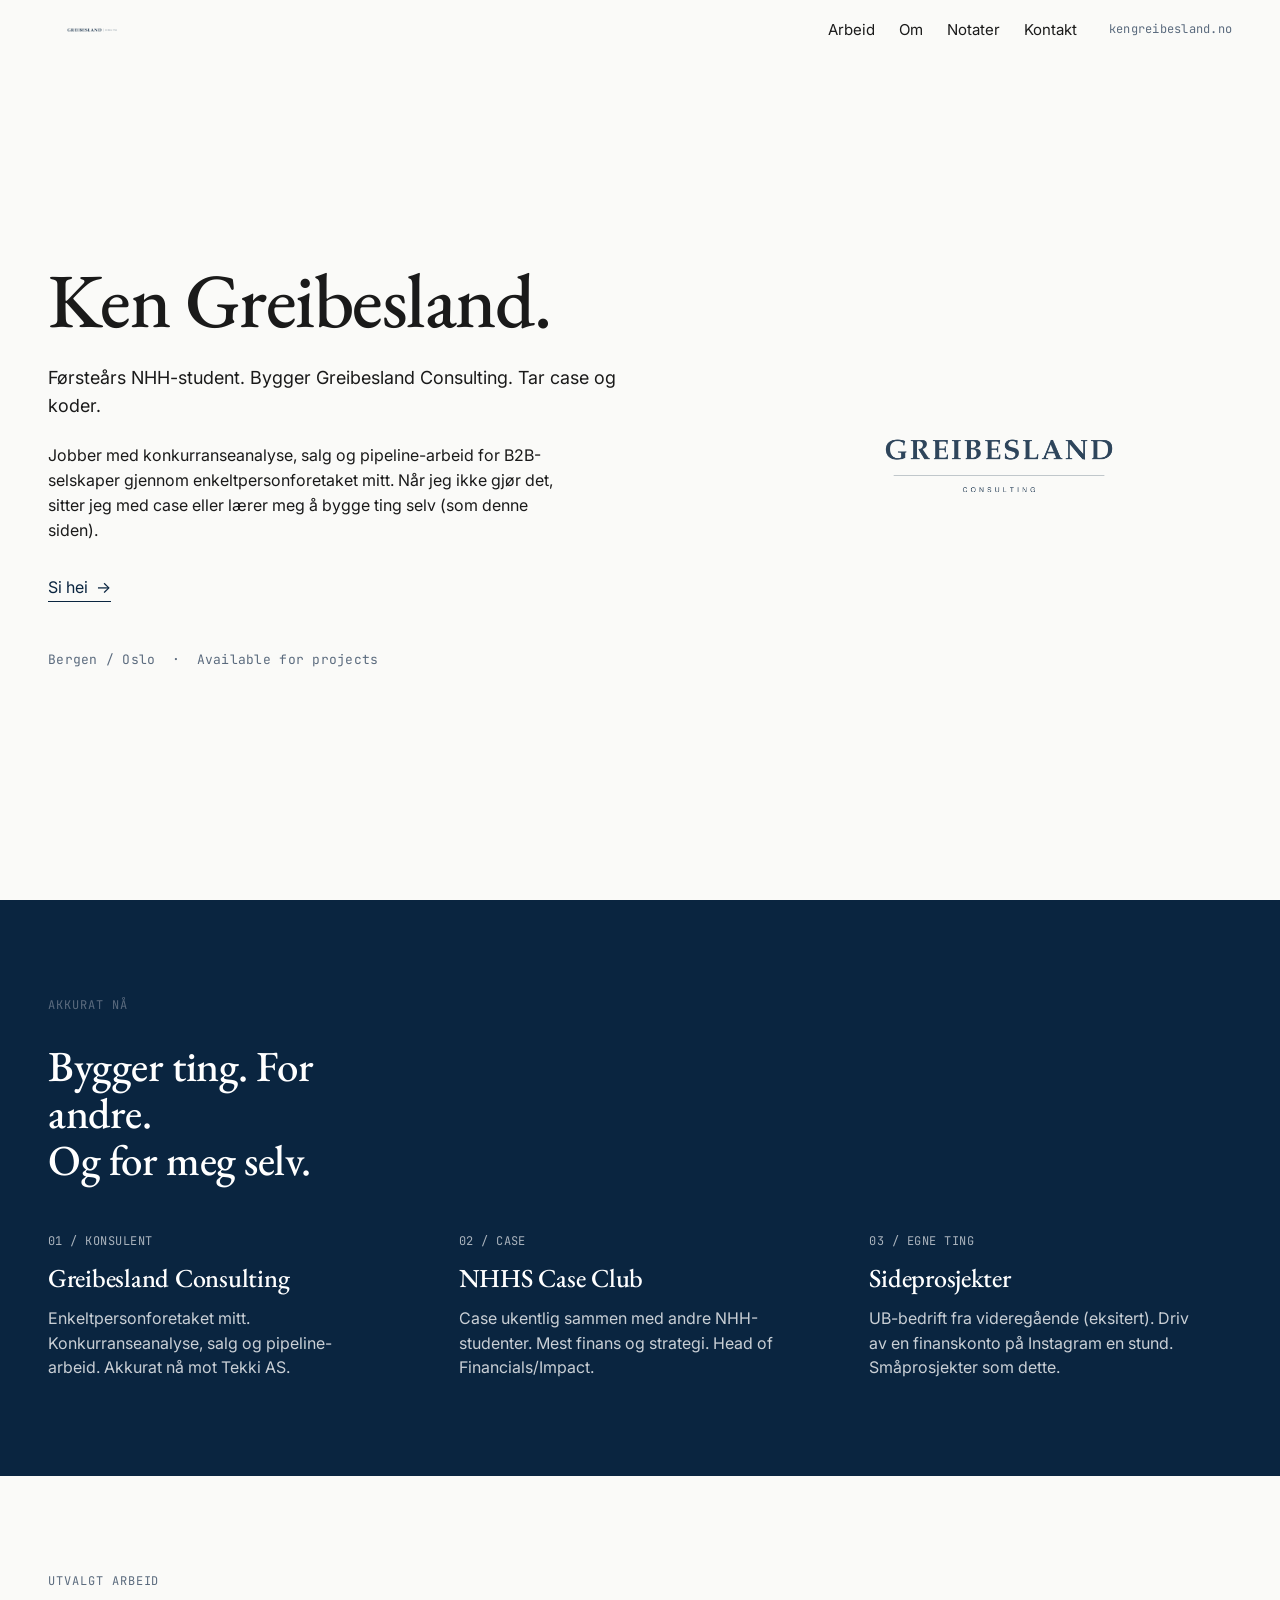
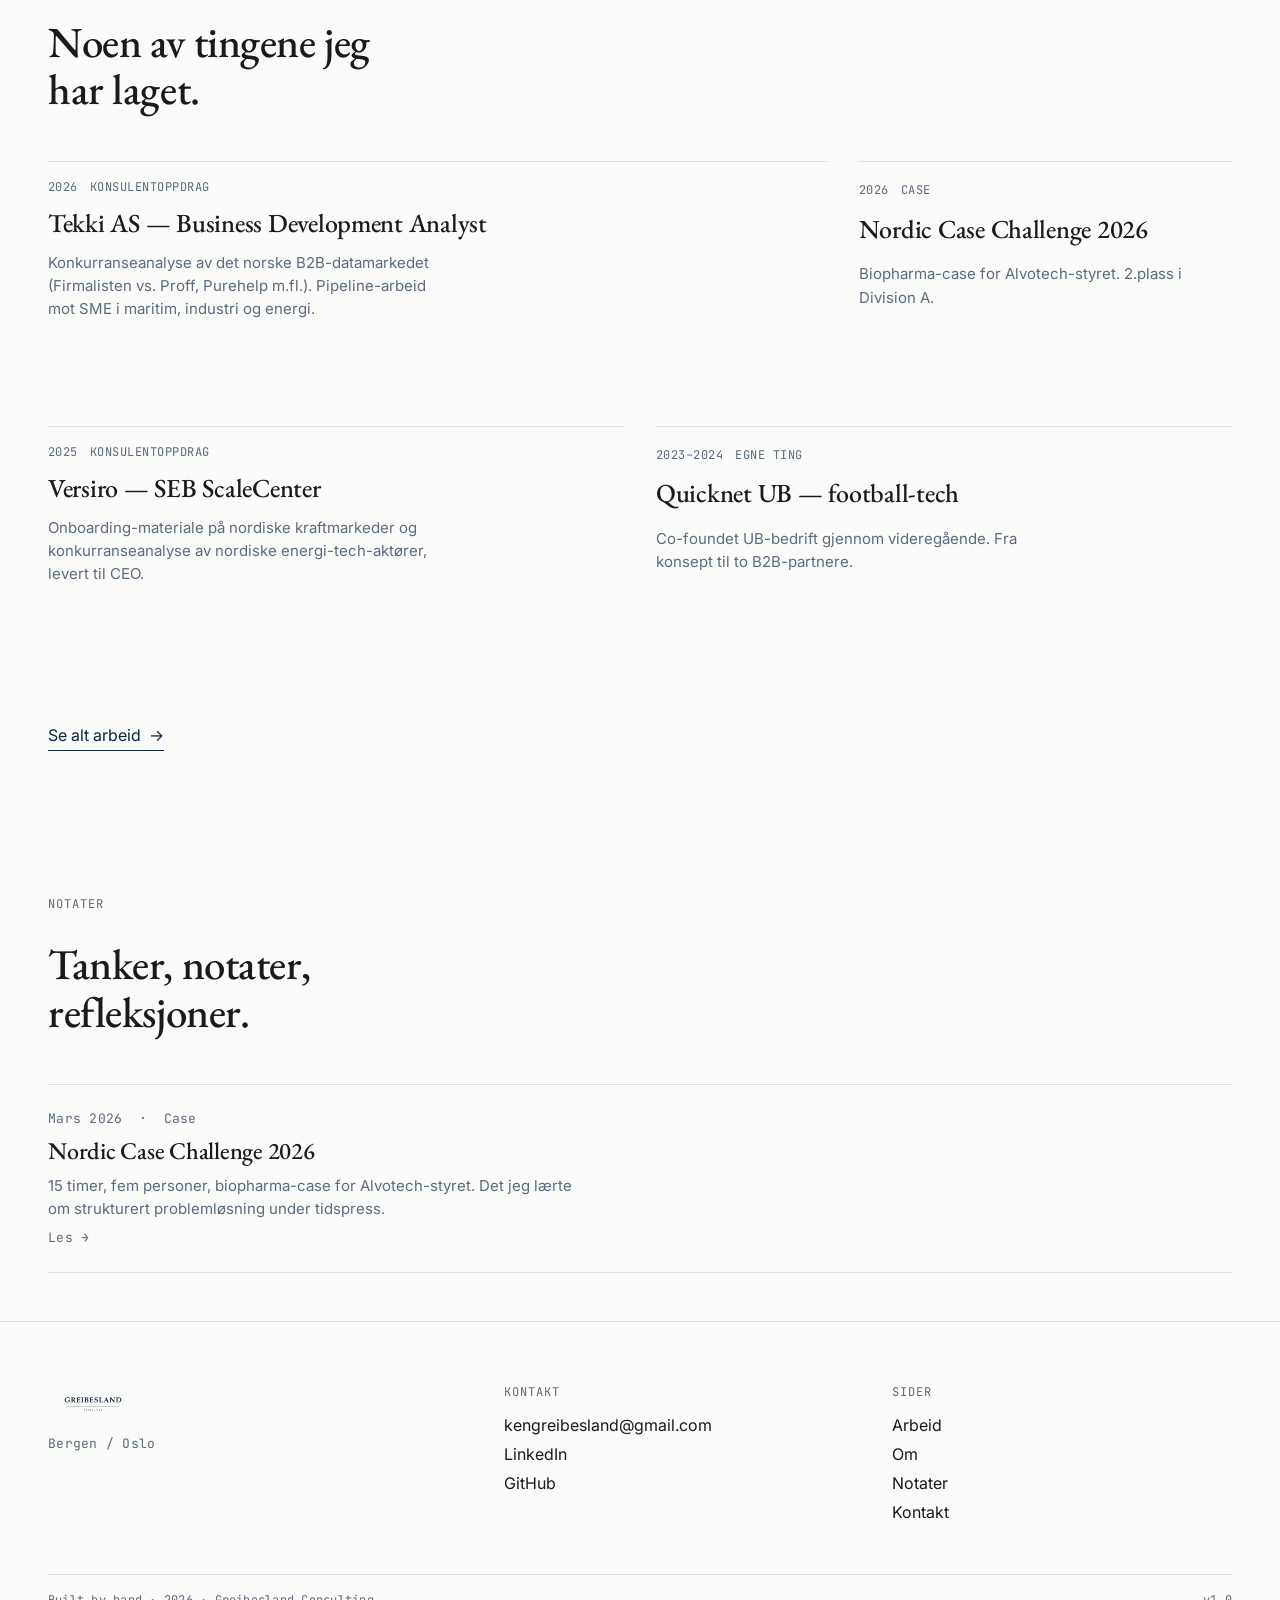
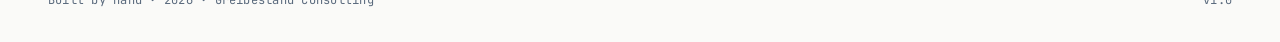
<file: index.html>
<!DOCTYPE html>
<html lang="no">
<head>
  <meta charset="UTF-8">
  <meta name="viewport" content="width=device-width, initial-scale=1">
  <title>Ken Greibesland</title>
  <meta name="description" content="Førsteårs NHH-student. Bygger Greibesland Consulting. Tar case og koder.">

  <!-- Open Graph / sosial deling -->
  <meta property="og:title" content="Ken Greibesland">
  <meta property="og:description" content="Førsteårs NHH-student. Bygger Greibesland Consulting. Tar case og koder.">
  <meta property="og:type" content="website">
  <meta property="og:url" content="https://kengreibesland.no/">
  <meta property="og:image" content="https://kengreibesland.no/assets/logo-stacked-navy.png">

  <link rel="icon" type="image/png" href="assets/favicon.png">
  <link rel="alternate icon" href="assets/favicon.ico">
  <link rel="apple-touch-icon" href="assets/favicon.png">

  <!-- Google Fonts. preconnect for raskere first paint. -->
  <link rel="preconnect" href="https://fonts.googleapis.com">
  <link rel="preconnect" href="https://fonts.gstatic.com" crossorigin>
  <link href="https://fonts.googleapis.com/css2?family=EB+Garamond:wght@500;600&family=Inter:wght@400;500;600&family=JetBrains+Mono:wght@400;500&display=swap" rel="stylesheet">

  <link rel="stylesheet" href="css/styles.css">
</head>
<body>

  <!-- Nav: transparent over hero, bone-bakgrunn på scroll (handteres i main.js). -->
  <header class="nav" id="nav">
    <div class="nav__inner">
      <a href="/" class="nav__logo" aria-label="Ken Greibesland, til forsiden">
        <img src="assets/logo-horizontal-navy.png" alt="Greibesland Consulting">
      </a>
      <nav class="nav__links" aria-label="Hovedmeny">
        <a href="arbeid.html">Arbeid</a>
        <a href="om.html">Om</a>
        <a href="notater.html">Notater</a>
        <a href="kontakt.html">Kontakt</a>
      </nav>
      <span class="nav__url" aria-hidden="true">kengreibesland.no</span>
    </div>
  </header>

  <main>

    <!-- Hero: asymmetrisk, tekst venstre 60%, segl høyre. -->
    <section class="hero">
      <div class="container">
        <div class="hero__grid">
          <div>
            <h1 class="hero__title">Ken Greibesland.</h1>
            <p class="hero__lead">
              Førsteårs NHH-student. Bygger Greibesland Consulting. Tar case og koder.
            </p>
            <p class="hero__body">
              Jobber med konkurranseanalyse, salg og pipeline-arbeid for
              B2B-selskaper gjennom enkeltpersonforetaket mitt. Når jeg ikke
              gjør det, sitter jeg med case eller lærer meg å bygge ting selv
              (som denne siden).
            </p>
            <a class="hero__cta" href="kontakt.html">Si hei <span aria-hidden="true">→</span></a>
            <p class="hero__meta meta">Bergen / Oslo &nbsp;·&nbsp; Available for projects</p>
          </div>
          <div class="hero__mark" aria-hidden="true">
            <img src="assets/logo-stacked-navy.png" alt="">
          </div>
        </div>
      </div>
    </section>

    <!-- Navy-seksjon: hva jeg holder på med. -->
    <section class="section--navy">
      <div class="container">
        <div class="section__head">
          <span class="eyebrow">Akkurat nå</span>
          <h2>Bygger ting. For andre.<br>Og for meg selv.</h2>
        </div>
        <div class="cols-3">
          <div class="col reveal">
            <span class="mono">01 / Konsulent</span>
            <h3>Greibesland Consulting</h3>
            <p>
              Enkeltpersonforetaket mitt. Konkurranseanalyse, salg og
              pipeline-arbeid. Akkurat nå mot Tekki AS.
            </p>
          </div>
          <div class="col reveal">
            <span class="mono">02 / Case</span>
            <h3>NHHS Case Club</h3>
            <p>
              Case ukentlig sammen med andre NHH-studenter. Mest finans og
              strategi. Head of Financials/Impact.
            </p>
          </div>
          <div class="col reveal">
            <span class="mono">03 / Egne ting</span>
            <h3>Sideprosjekter</h3>
            <p>
              UB-bedrift fra videregående (eksitert). Driv av en finanskonto
              på Instagram en stund. Småprosjekter som dette.
            </p>
          </div>
        </div>
      </div>
    </section>

    <!-- Utvalgt arbeid: asymmetrisk grid. -->
    <section class="section--bone">
      <div class="container">
        <div class="section__head">
          <span class="eyebrow">Utvalgt arbeid</span>
          <h2>Noen av tingene jeg har laget.</h2>
        </div>

        <div class="featured">
          <a class="card reveal" href="arbeid.html">
            <div class="card__meta">
              <span class="mono">2026</span>
              <span class="mono">Konsulentoppdrag</span>
            </div>
            <h3 class="card__title">Tekki AS — Business Development Analyst</h3>
            <p class="card__desc">
              Konkurranseanalyse av det norske B2B-datamarkedet (Firmalisten
              vs. Proff, Purehelp m.fl.). Pipeline-arbeid mot SME i maritim,
              industri og energi.
            </p>
            <span class="card__cta">Les mer <span aria-hidden="true">→</span></span>
          </a>

          <a class="card reveal" href="notater/nordic-case-2026.html">
            <div class="card__meta">
              <span class="mono">2026</span>
              <span class="mono">Case</span>
            </div>
            <h3 class="card__title">Nordic Case Challenge 2026</h3>
            <p class="card__desc">
              Biopharma-case for Alvotech-styret. 2.plass i Division A.
            </p>
            <span class="card__cta">Les notatet <span aria-hidden="true">→</span></span>
          </a>

          <a class="card reveal" href="arbeid.html">
            <div class="card__meta">
              <span class="mono">2025</span>
              <span class="mono">Konsulentoppdrag</span>
            </div>
            <h3 class="card__title">Versiro — SEB ScaleCenter</h3>
            <p class="card__desc">
              Onboarding-materiale på nordiske kraftmarkeder og
              konkurranseanalyse av nordiske energi-tech-aktører, levert
              til CEO.
            </p>
            <span class="card__cta">Les mer <span aria-hidden="true">→</span></span>
          </a>

          <a class="card reveal" href="arbeid.html">
            <div class="card__meta">
              <span class="mono">2023–2024</span>
              <span class="mono">Egne ting</span>
            </div>
            <h3 class="card__title">Quicknet UB — football-tech</h3>
            <p class="card__desc">
              Co-foundet UB-bedrift gjennom videregående. Fra konsept til
              to B2B-partnere.
            </p>
            <span class="card__cta">Les mer <span aria-hidden="true">→</span></span>
          </a>
        </div>

        <p style="margin-top: var(--s-7);">
          <a href="arbeid.html" class="hero__cta">Se alt arbeid <span aria-hidden="true">→</span></a>
        </p>
      </div>
    </section>

    <!-- Notater. -->
    <section class="section--bone section--tight">
      <div class="container">
        <div class="section__head">
          <span class="eyebrow">Notater</span>
          <h2>Tanker, notater, refleksjoner.</h2>
        </div>
        <div class="notes-list">
          <a class="note reveal" href="notater/nordic-case-2026.html">
            <span class="meta">Mars 2026 &nbsp;·&nbsp; Case</span>
            <h3 class="note__title">Nordic Case Challenge 2026</h3>
            <p class="note__excerpt">
              15 timer, fem personer, biopharma-case for Alvotech-styret.
              Det jeg lærte om strukturert problemløsning under tidspress.
            </p>
            <span class="meta">Les →</span>
          </a>
        </div>
      </div>
    </section>

  </main>

  <!-- Footer. -->
  <footer class="footer">
    <div class="container">
      <div class="footer__grid">
        <div class="footer__mark">
          <img src="assets/logo-stacked-navy.png" alt="Greibesland Consulting">
          <p class="meta" style="margin-top: var(--s-3);">Bergen / Oslo</p>
        </div>
        <div class="footer__col">
          <h4>Kontakt</h4>
          <a href="mailto:kengreibesland@gmail.com">kengreibesland@gmail.com</a>
          <a href="https://linkedin.com/in/ken-greibesland" rel="noopener">LinkedIn</a>
          <a href="https://github.com/kengreibesland" rel="noopener">GitHub</a>
        </div>
        <div class="footer__col">
          <h4>Sider</h4>
          <a href="arbeid.html">Arbeid</a>
          <a href="om.html">Om</a>
          <a href="notater.html">Notater</a>
          <a href="kontakt.html">Kontakt</a>
        </div>
      </div>
      <div class="footer__bottom">
        <span>Built by hand · 2026 · Greibesland Consulting</span>
        <span>v1.0</span>
      </div>
    </div>
  </footer>

  <script src="js/main.js"></script>
</body>
</html>
</file>
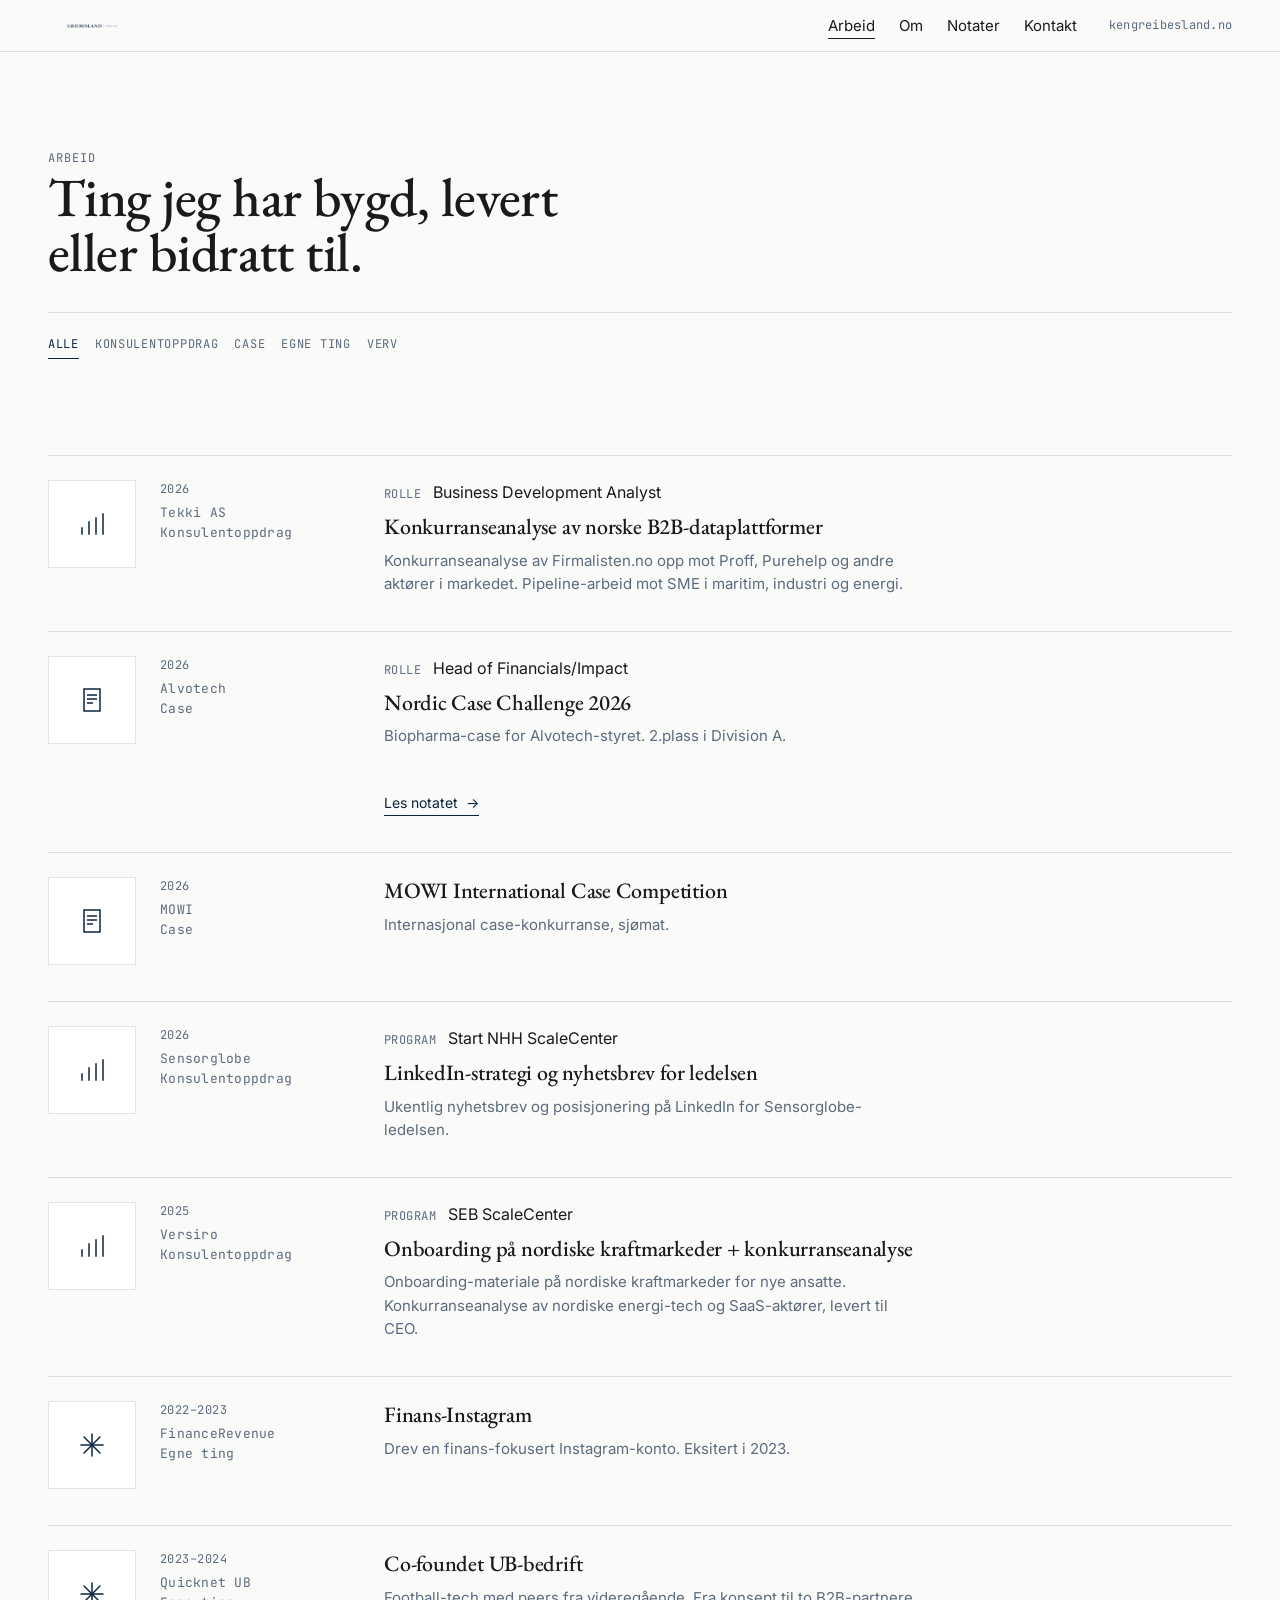
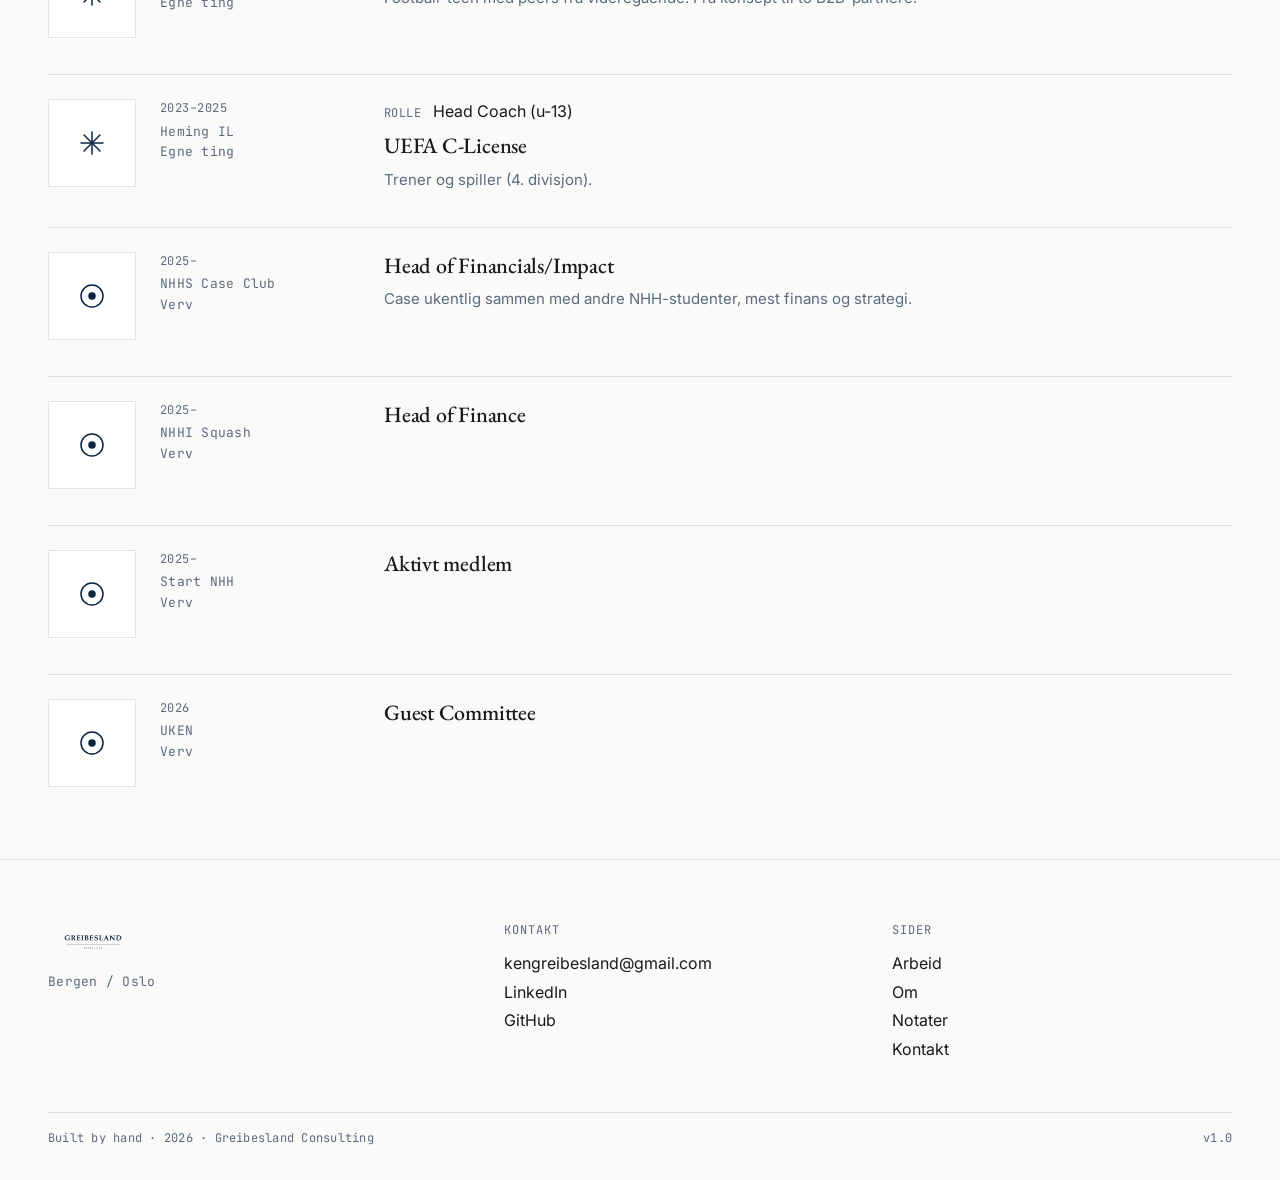
<file: arbeid.html>
<!DOCTYPE html>
<html lang="no">
<head>
  <meta charset="UTF-8">
  <meta name="viewport" content="width=device-width, initial-scale=1">
  <title>Arbeid — Ken Greibesland</title>
  <meta name="description" content="Konsulentoppdrag, case, egne ting og verv. Ting Ken Greibesland har bygd, levert eller bidratt til.">

  <meta property="og:title" content="Arbeid — Ken Greibesland">
  <meta property="og:description" content="Konsulentoppdrag, case, egne ting og verv.">
  <meta property="og:type" content="website">
  <meta property="og:url" content="https://kengreibesland.no/arbeid.html">
  <meta property="og:image" content="https://kengreibesland.no/assets/logo-stacked-navy.png">

  <link rel="icon" type="image/png" href="assets/favicon.png">
  <link rel="alternate icon" href="assets/favicon.ico">
  <link rel="apple-touch-icon" href="assets/favicon.png">

  <link rel="preconnect" href="https://fonts.googleapis.com">
  <link rel="preconnect" href="https://fonts.gstatic.com" crossorigin>
  <link href="https://fonts.googleapis.com/css2?family=EB+Garamond:wght@500;600&family=Inter:wght@400;500;600&family=JetBrains+Mono:wght@400;500&display=swap" rel="stylesheet">

  <link rel="stylesheet" href="css/styles.css">
</head>
<body>

  <!--
    SVG-glyfer per kategori. Defineres én gang som <symbol> og gjenbrukes
    via <use href="#id"/>. Holder DOM-en ren og gjør det trivielt å bytte
    en glyf et annet sted senere.
  -->
  <svg width="0" height="0" style="position:absolute" aria-hidden="true" focusable="false">
    <defs>
      <!-- Konsulent: stigende søylediagram. Analytisk arbeid. -->
      <symbol id="g-konsulent" viewBox="0 0 32 32" fill="none" stroke="currentColor" stroke-width="1.5" stroke-linecap="square">
        <line x1="6"  y1="26" x2="6"  y2="20"/>
        <line x1="13" y1="26" x2="13" y2="14"/>
        <line x1="20" y1="26" x2="20" y2="10"/>
        <line x1="27" y1="26" x2="27" y2="6"/>
      </symbol>
      <!-- Case: dokumentsiluett med tekstlinjer. -->
      <symbol id="g-case" viewBox="0 0 32 32" fill="none" stroke="currentColor" stroke-width="1.5" stroke-linejoin="miter">
        <rect x="8" y="5" width="16" height="22"/>
        <line x1="11" y1="11" x2="21" y2="11"/>
        <line x1="11" y1="15" x2="21" y2="15"/>
        <line x1="11" y1="19" x2="17" y2="19"/>
      </symbol>
      <!-- Egne ting: asterisk / spark. Skapelse. -->
      <symbol id="g-egne" viewBox="0 0 32 32" fill="none" stroke="currentColor" stroke-width="1.5" stroke-linecap="round">
        <line x1="16" y1="5"  x2="16" y2="27"/>
        <line x1="5"  y1="16" x2="27" y2="16"/>
        <line x1="8"  y1="8"  x2="24" y2="24"/>
        <line x1="24" y1="8"  x2="8"  y2="24"/>
      </symbol>
      <!-- Verv: ring med fylt punkt. Tilhørighet/organisasjon. -->
      <symbol id="g-verv" viewBox="0 0 32 32" fill="none" stroke="currentColor" stroke-width="1.5">
        <circle cx="16" cy="16" r="11"/>
        <circle cx="16" cy="16" r="3" fill="currentColor"/>
      </symbol>
    </defs>
  </svg>

  <header class="nav is-scrolled" id="nav">
    <div class="nav__inner">
      <a href="/" class="nav__logo" aria-label="Ken Greibesland, til forsiden">
        <img src="assets/logo-horizontal-navy.png" alt="Greibesland Consulting">
      </a>
      <nav class="nav__links" aria-label="Hovedmeny">
        <a href="arbeid.html" aria-current="page">Arbeid</a>
        <a href="om.html">Om</a>
        <a href="notater.html">Notater</a>
        <a href="kontakt.html">Kontakt</a>
      </nav>
      <span class="nav__url" aria-hidden="true">kengreibesland.no</span>
    </div>
  </header>

  <main>

    <section class="page-head">
      <div class="container">
        <span class="eyebrow">Arbeid</span>
        <h1>Ting jeg har bygd, levert<br>eller bidratt til.</h1>

        <div class="filters" role="tablist" aria-label="Filtrer arbeid">
          <button class="filter is-active" data-filter="all"        role="tab" aria-selected="true">Alle</button>
          <button class="filter"            data-filter="konsulent" role="tab" aria-selected="false">Konsulentoppdrag</button>
          <button class="filter"            data-filter="case"      role="tab" aria-selected="false">Case</button>
          <button class="filter"            data-filter="egne"      role="tab" aria-selected="false">Egne ting</button>
          <button class="filter"            data-filter="verv"      role="tab" aria-selected="false">Verv</button>
        </div>
      </div>
    </section>

    <section class="section--bone section--tight">
      <div class="container">
        <div class="work-list">

          <!-- 1. Tekki AS -->
          <article class="work-item reveal" data-cat="konsulent">
            <div class="thumb"><svg><use href="#g-konsulent"/></svg></div>
            <div class="work-item__year">
              <div>2026</div>
              <div class="meta" style="margin-top: var(--s-1);">Tekki AS</div>
              <div class="meta">Konsulentoppdrag</div>
            </div>
            <div>
              <div class="work-item__role">
                <span class="mono">Rolle</span>
                <span>Business Development Analyst</span>
              </div>
              <h2 class="work-item__title">Konkurranseanalyse av norske B2B-dataplattformer</h2>
              <p class="work-item__desc">
                Konkurranseanalyse av Firmalisten.no opp mot Proff, Purehelp
                og andre aktører i markedet. Pipeline-arbeid mot SME i
                maritim, industri og energi.
              </p>
            </div>
          </article>

          <!-- 2. Alvotech / Nordic Case -->
          <article class="work-item reveal" data-cat="case">
            <div class="thumb"><svg><use href="#g-case"/></svg></div>
            <div class="work-item__year">
              <div>2026</div>
              <div class="meta" style="margin-top: var(--s-1);">Alvotech</div>
              <div class="meta">Case</div>
            </div>
            <div>
              <div class="work-item__role">
                <span class="mono">Rolle</span>
                <span>Head of Financials/Impact</span>
              </div>
              <h2 class="work-item__title">Nordic Case Challenge 2026</h2>
              <p class="work-item__desc">
                Biopharma-case for Alvotech-styret. 2.plass i Division A.
              </p>
              <p style="margin-top: var(--s-3);">
                <a href="notater/nordic-case-2026.html" class="hero__cta" style="font-size: 0.875rem;">
                  Les notatet <span aria-hidden="true">→</span>
                </a>
              </p>
            </div>
          </article>

          <!-- 3. MOWI -->
          <article class="work-item reveal" data-cat="case">
            <div class="thumb"><svg><use href="#g-case"/></svg></div>
            <div class="work-item__year">
              <div>2026</div>
              <div class="meta" style="margin-top: var(--s-1);">MOWI</div>
              <div class="meta">Case</div>
            </div>
            <div>
              <h2 class="work-item__title">MOWI International Case Competition</h2>
              <p class="work-item__desc">
                Internasjonal case-konkurranse, sjømat.
              </p>
            </div>
          </article>

          <!-- 4. Sensorglobe / Start NHH ScaleCenter -->
          <article class="work-item reveal" data-cat="konsulent">
            <div class="thumb"><svg><use href="#g-konsulent"/></svg></div>
            <div class="work-item__year">
              <div>2026</div>
              <div class="meta" style="margin-top: var(--s-1);">Sensorglobe</div>
              <div class="meta">Konsulentoppdrag</div>
            </div>
            <div>
              <div class="work-item__role">
                <span class="mono">Program</span>
                <span>Start NHH ScaleCenter</span>
              </div>
              <h2 class="work-item__title">LinkedIn-strategi og nyhetsbrev for ledelsen</h2>
              <p class="work-item__desc">
                Ukentlig nyhetsbrev og posisjonering på LinkedIn for
                Sensorglobe-ledelsen.
              </p>
            </div>
          </article>

          <!-- 5. Versiro / SEB ScaleCenter -->
          <article class="work-item reveal" data-cat="konsulent">
            <div class="thumb"><svg><use href="#g-konsulent"/></svg></div>
            <div class="work-item__year">
              <div>2025</div>
              <div class="meta" style="margin-top: var(--s-1);">Versiro</div>
              <div class="meta">Konsulentoppdrag</div>
            </div>
            <div>
              <div class="work-item__role">
                <span class="mono">Program</span>
                <span>SEB ScaleCenter</span>
              </div>
              <h2 class="work-item__title">Onboarding på nordiske kraftmarkeder + konkurranseanalyse</h2>
              <p class="work-item__desc">
                Onboarding-materiale på nordiske kraftmarkeder for nye
                ansatte. Konkurranseanalyse av nordiske energi-tech og
                SaaS-aktører, levert til CEO.
              </p>
            </div>
          </article>

          <!-- 6. FinanceRevenue -->
          <article class="work-item reveal" data-cat="egne">
            <div class="thumb"><svg><use href="#g-egne"/></svg></div>
            <div class="work-item__year">
              <div>2022–2023</div>
              <div class="meta" style="margin-top: var(--s-1);">FinanceRevenue</div>
              <div class="meta">Egne ting</div>
            </div>
            <div>
              <h2 class="work-item__title">Finans-Instagram</h2>
              <p class="work-item__desc">
                Drev en finans-fokusert Instagram-konto. Eksitert i 2023.
              </p>
            </div>
          </article>

          <!-- 7. Quicknet UB -->
          <article class="work-item reveal" data-cat="egne">
            <div class="thumb"><svg><use href="#g-egne"/></svg></div>
            <div class="work-item__year">
              <div>2023–2024</div>
              <div class="meta" style="margin-top: var(--s-1);">Quicknet UB</div>
              <div class="meta">Egne ting</div>
            </div>
            <div>
              <h2 class="work-item__title">Co-foundet UB-bedrift</h2>
              <p class="work-item__desc">
                Football-tech med peers fra videregående. Fra konsept til
                to B2B-partnere.
              </p>
            </div>
          </article>

          <!-- 8. Heming IL -->
          <article class="work-item reveal" data-cat="egne">
            <div class="thumb"><svg><use href="#g-egne"/></svg></div>
            <div class="work-item__year">
              <div>2023–2025</div>
              <div class="meta" style="margin-top: var(--s-1);">Heming IL</div>
              <div class="meta">Egne ting</div>
            </div>
            <div>
              <div class="work-item__role">
                <span class="mono">Rolle</span>
                <span>Head Coach (u-13)</span>
              </div>
              <h2 class="work-item__title">UEFA C-License</h2>
              <p class="work-item__desc">
                Trener og spiller (4. divisjon).
              </p>
            </div>
          </article>

          <!-- 9. NHHS Case Club -->
          <article class="work-item reveal" data-cat="verv">
            <div class="thumb"><svg><use href="#g-verv"/></svg></div>
            <div class="work-item__year">
              <div>2025–</div>
              <div class="meta" style="margin-top: var(--s-1);">NHHS Case Club</div>
              <div class="meta">Verv</div>
            </div>
            <div>
              <h2 class="work-item__title">Head of Financials/Impact</h2>
              <p class="work-item__desc">
                Case ukentlig sammen med andre NHH-studenter, mest
                finans og strategi.
              </p>
            </div>
          </article>

          <!-- 10. NHHI Squash -->
          <article class="work-item reveal" data-cat="verv">
            <div class="thumb"><svg><use href="#g-verv"/></svg></div>
            <div class="work-item__year">
              <div>2025–</div>
              <div class="meta" style="margin-top: var(--s-1);">NHHI Squash</div>
              <div class="meta">Verv</div>
            </div>
            <div>
              <h2 class="work-item__title">Head of Finance</h2>
            </div>
          </article>

          <!-- 11. Start NHH -->
          <article class="work-item reveal" data-cat="verv">
            <div class="thumb"><svg><use href="#g-verv"/></svg></div>
            <div class="work-item__year">
              <div>2025–</div>
              <div class="meta" style="margin-top: var(--s-1);">Start NHH</div>
              <div class="meta">Verv</div>
            </div>
            <div>
              <h2 class="work-item__title">Aktivt medlem</h2>
            </div>
          </article>

          <!-- 12. UKEN -->
          <article class="work-item reveal" data-cat="verv">
            <div class="thumb"><svg><use href="#g-verv"/></svg></div>
            <div class="work-item__year">
              <div>2026</div>
              <div class="meta" style="margin-top: var(--s-1);">UKEN</div>
              <div class="meta">Verv</div>
            </div>
            <div>
              <h2 class="work-item__title">Guest Committee</h2>
            </div>
          </article>

        </div>
      </div>
    </section>

  </main>

  <footer class="footer">
    <div class="container">
      <div class="footer__grid">
        <div class="footer__mark">
          <img src="assets/logo-stacked-navy.png" alt="Greibesland Consulting">
          <p class="meta" style="margin-top: var(--s-3);">Bergen / Oslo</p>
        </div>
        <div class="footer__col">
          <h4>Kontakt</h4>
          <a href="mailto:kengreibesland@gmail.com">kengreibesland@gmail.com</a>
          <a href="https://linkedin.com/in/ken-greibesland" rel="noopener">LinkedIn</a>
          <a href="https://github.com/kengreibesland" rel="noopener">GitHub</a>
        </div>
        <div class="footer__col">
          <h4>Sider</h4>
          <a href="arbeid.html">Arbeid</a>
          <a href="om.html">Om</a>
          <a href="notater.html">Notater</a>
          <a href="kontakt.html">Kontakt</a>
        </div>
      </div>
      <div class="footer__bottom">
        <span>Built by hand · 2026 · Greibesland Consulting</span>
        <span>v1.0</span>
      </div>
    </div>
  </footer>

  <script src="js/main.js"></script>
</body>
</html>
</file>
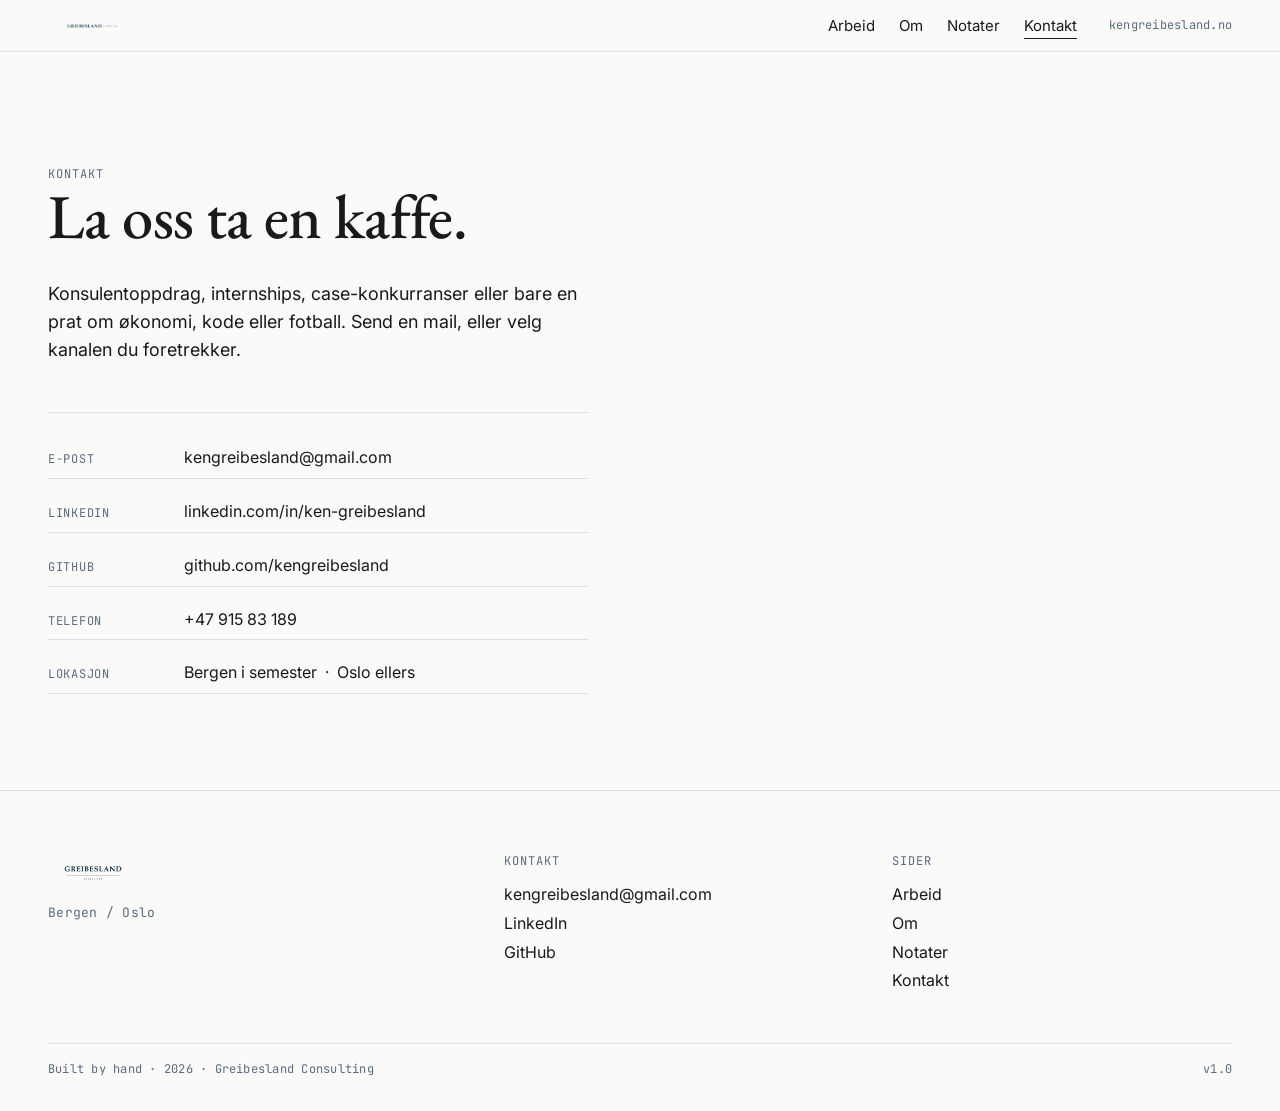
<file: kontakt.html>
<!DOCTYPE html>
<html lang="no">
<head>
  <meta charset="UTF-8">
  <meta name="viewport" content="width=device-width, initial-scale=1">
  <title>Kontakt — Ken Greibesland</title>
  <meta name="description" content="Kontakt Ken Greibesland. E-post, LinkedIn, GitHub og telefon.">

  <meta property="og:title" content="Kontakt — Ken Greibesland">
  <meta property="og:description" content="E-post, LinkedIn, GitHub og telefon.">
  <meta property="og:type" content="website">
  <meta property="og:url" content="https://kengreibesland.no/kontakt.html">
  <meta property="og:image" content="https://kengreibesland.no/assets/logo-stacked-navy.png">

  <link rel="icon" type="image/png" href="assets/favicon.png">
  <link rel="alternate icon" href="assets/favicon.ico">
  <link rel="apple-touch-icon" href="assets/favicon.png">

  <link rel="preconnect" href="https://fonts.googleapis.com">
  <link rel="preconnect" href="https://fonts.gstatic.com" crossorigin>
  <link href="https://fonts.googleapis.com/css2?family=EB+Garamond:wght@500;600&family=Inter:wght@400;500;600&family=JetBrains+Mono:wght@400;500&display=swap" rel="stylesheet">

  <link rel="stylesheet" href="css/styles.css">
</head>
<body>

  <header class="nav is-scrolled" id="nav">
    <div class="nav__inner">
      <a href="/" class="nav__logo" aria-label="Ken Greibesland, til forsiden">
        <img src="assets/logo-horizontal-navy.png" alt="Greibesland Consulting">
      </a>
      <nav class="nav__links" aria-label="Hovedmeny">
        <a href="arbeid.html">Arbeid</a>
        <a href="om.html">Om</a>
        <a href="notater.html">Notater</a>
        <a href="kontakt.html" aria-current="page">Kontakt</a>
      </nav>
      <span class="nav__url" aria-hidden="true">kengreibesland.no</span>
    </div>
  </header>

  <main>

    <section class="contact">
      <div class="container">
        <span class="eyebrow">Kontakt</span>
        <h1>La oss ta en kaffe.</h1>

        <p class="contact__lead">
          Konsulentoppdrag, internships, case-konkurranser eller bare en
          prat om økonomi, kode eller fotball. Send en mail, eller velg
          kanalen du foretrekker.
        </p>

        <div class="contact-list">
          <div class="contact-list__row">
            <span class="contact-list__label">E-post</span>
            <span class="contact-list__value">
              <a href="mailto:kengreibesland@gmail.com">kengreibesland@gmail.com</a>
            </span>
          </div>
          <div class="contact-list__row">
            <span class="contact-list__label">LinkedIn</span>
            <span class="contact-list__value">
              <a href="https://linkedin.com/in/ken-greibesland" rel="noopener">linkedin.com/in/ken-greibesland</a>
            </span>
          </div>
          <div class="contact-list__row">
            <span class="contact-list__label">GitHub</span>
            <span class="contact-list__value">
              <a href="https://github.com/kengreibesland" rel="noopener">github.com/kengreibesland</a>
            </span>
          </div>
          <div class="contact-list__row">
            <span class="contact-list__label">Telefon</span>
            <span class="contact-list__value">
              <a href="tel:+4791583189">+47 915 83 189</a>
            </span>
          </div>
          <div class="contact-list__row">
            <span class="contact-list__label">Lokasjon</span>
            <span class="contact-list__value">Bergen i semester &nbsp;·&nbsp; Oslo ellers</span>
          </div>
        </div>
      </div>
    </section>

  </main>

  <footer class="footer">
    <div class="container">
      <div class="footer__grid">
        <div class="footer__mark">
          <img src="assets/logo-stacked-navy.png" alt="Greibesland Consulting">
          <p class="meta" style="margin-top: var(--s-3);">Bergen / Oslo</p>
        </div>
        <div class="footer__col">
          <h4>Kontakt</h4>
          <a href="mailto:kengreibesland@gmail.com">kengreibesland@gmail.com</a>
          <a href="https://linkedin.com/in/ken-greibesland" rel="noopener">LinkedIn</a>
          <a href="https://github.com/kengreibesland" rel="noopener">GitHub</a>
        </div>
        <div class="footer__col">
          <h4>Sider</h4>
          <a href="arbeid.html">Arbeid</a>
          <a href="om.html">Om</a>
          <a href="notater.html">Notater</a>
          <a href="kontakt.html">Kontakt</a>
        </div>
      </div>
      <div class="footer__bottom">
        <span>Built by hand · 2026 · Greibesland Consulting</span>
        <span>v1.0</span>
      </div>
    </div>
  </footer>

  <script src="js/main.js"></script>
</body>
</html>
</file>
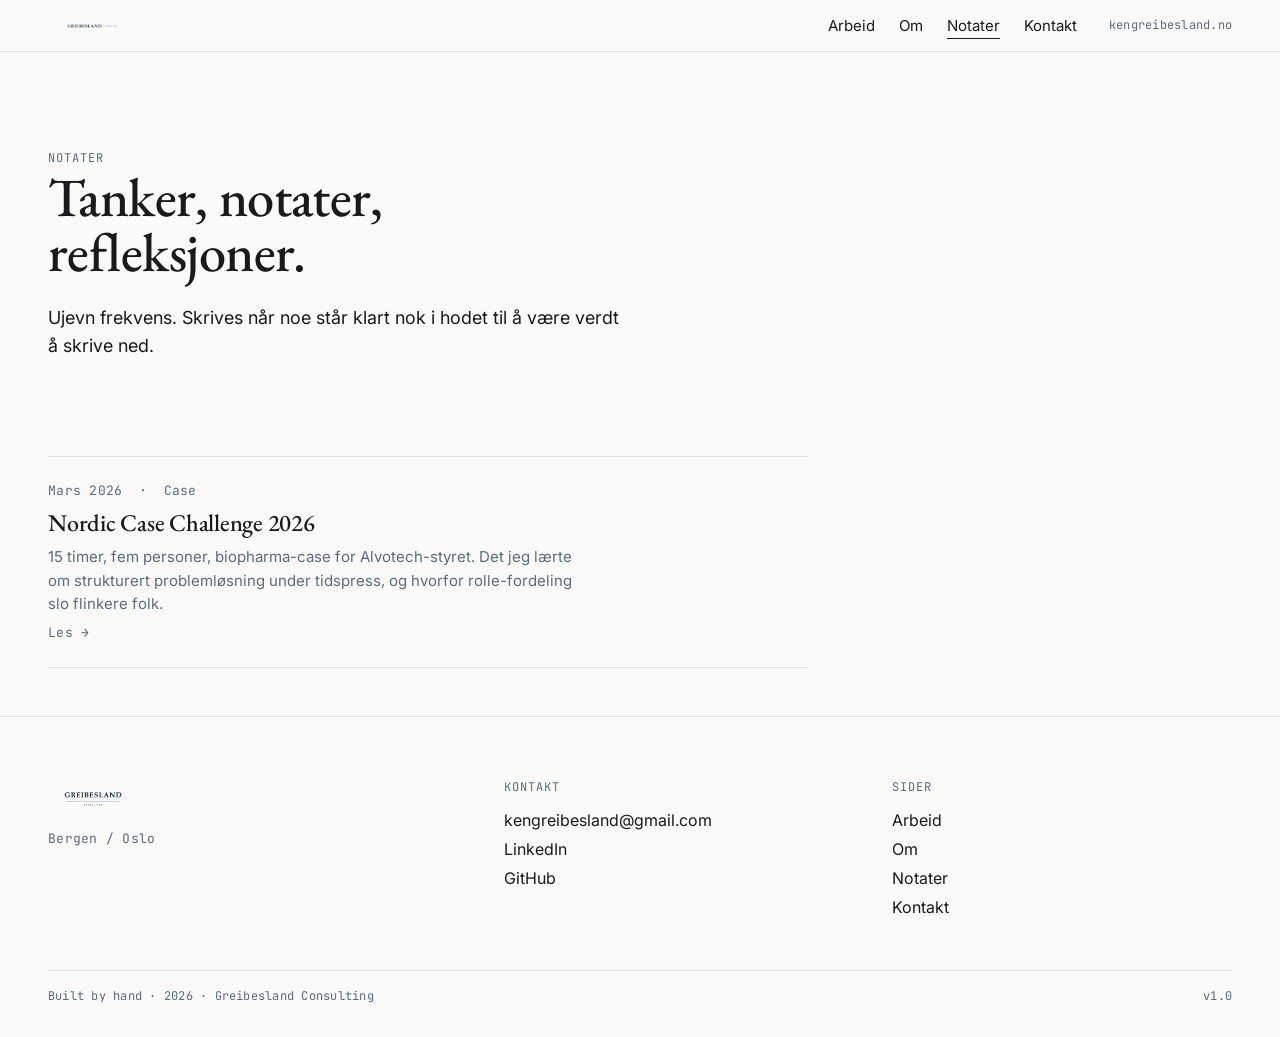
<file: notater.html>
<!DOCTYPE html>
<html lang="no">
<head>
  <meta charset="UTF-8">
  <meta name="viewport" content="width=device-width, initial-scale=1">
  <title>Notater — Ken Greibesland</title>
  <meta name="description" content="Tanker, notater, refleksjoner. Ken Greibesland skriver om case, prosjekter og det å lære.">

  <meta property="og:title" content="Notater — Ken Greibesland">
  <meta property="og:description" content="Tanker, notater, refleksjoner.">
  <meta property="og:type" content="website">
  <meta property="og:url" content="https://kengreibesland.no/notater.html">
  <meta property="og:image" content="https://kengreibesland.no/assets/logo-stacked-navy.png">

  <link rel="icon" type="image/png" href="assets/favicon.png">
  <link rel="alternate icon" href="assets/favicon.ico">
  <link rel="apple-touch-icon" href="assets/favicon.png">

  <link rel="preconnect" href="https://fonts.googleapis.com">
  <link rel="preconnect" href="https://fonts.gstatic.com" crossorigin>
  <link href="https://fonts.googleapis.com/css2?family=EB+Garamond:wght@500;600&family=Inter:wght@400;500;600&family=JetBrains+Mono:wght@400;500&display=swap" rel="stylesheet">

  <link rel="stylesheet" href="css/styles.css">
</head>
<body>

  <header class="nav is-scrolled" id="nav">
    <div class="nav__inner">
      <a href="/" class="nav__logo" aria-label="Ken Greibesland, til forsiden">
        <img src="assets/logo-horizontal-navy.png" alt="Greibesland Consulting">
      </a>
      <nav class="nav__links" aria-label="Hovedmeny">
        <a href="arbeid.html">Arbeid</a>
        <a href="om.html">Om</a>
        <a href="notater.html" aria-current="page">Notater</a>
        <a href="kontakt.html">Kontakt</a>
      </nav>
      <span class="nav__url" aria-hidden="true">kengreibesland.no</span>
    </div>
  </header>

  <main>

    <section class="page-head">
      <div class="container">
        <span class="eyebrow">Notater</span>
        <h1>Tanker, notater,<br>refleksjoner.</h1>
        <p class="hero__lead" style="margin-top: var(--s-5);">
          Ujevn frekvens. Skrives når noe står klart nok i hodet til å være verdt å skrive ned.
        </p>
      </div>
    </section>

    <section class="section--bone section--tight">
      <div class="container">
        <div class="notes-list" style="max-width: 760px;">
          <a class="note reveal" href="notater/nordic-case-2026.html">
            <span class="meta">Mars 2026 &nbsp;·&nbsp; Case</span>
            <h2 class="note__title">Nordic Case Challenge 2026</h2>
            <p class="note__excerpt">
              15 timer, fem personer, biopharma-case for Alvotech-styret.
              Det jeg lærte om strukturert problemløsning under tidspress,
              og hvorfor rolle-fordeling slo flinkere folk.
            </p>
            <span class="meta">Les →</span>
          </a>
        </div>
      </div>
    </section>

  </main>

  <footer class="footer">
    <div class="container">
      <div class="footer__grid">
        <div class="footer__mark">
          <img src="assets/logo-stacked-navy.png" alt="Greibesland Consulting">
          <p class="meta" style="margin-top: var(--s-3);">Bergen / Oslo</p>
        </div>
        <div class="footer__col">
          <h4>Kontakt</h4>
          <a href="mailto:kengreibesland@gmail.com">kengreibesland@gmail.com</a>
          <a href="https://linkedin.com/in/ken-greibesland" rel="noopener">LinkedIn</a>
          <a href="https://github.com/kengreibesland" rel="noopener">GitHub</a>
        </div>
        <div class="footer__col">
          <h4>Sider</h4>
          <a href="arbeid.html">Arbeid</a>
          <a href="om.html">Om</a>
          <a href="notater.html">Notater</a>
          <a href="kontakt.html">Kontakt</a>
        </div>
      </div>
      <div class="footer__bottom">
        <span>Built by hand · 2026 · Greibesland Consulting</span>
        <span>v1.0</span>
      </div>
    </div>
  </footer>

  <script src="js/main.js"></script>
</body>
</html>
</file>
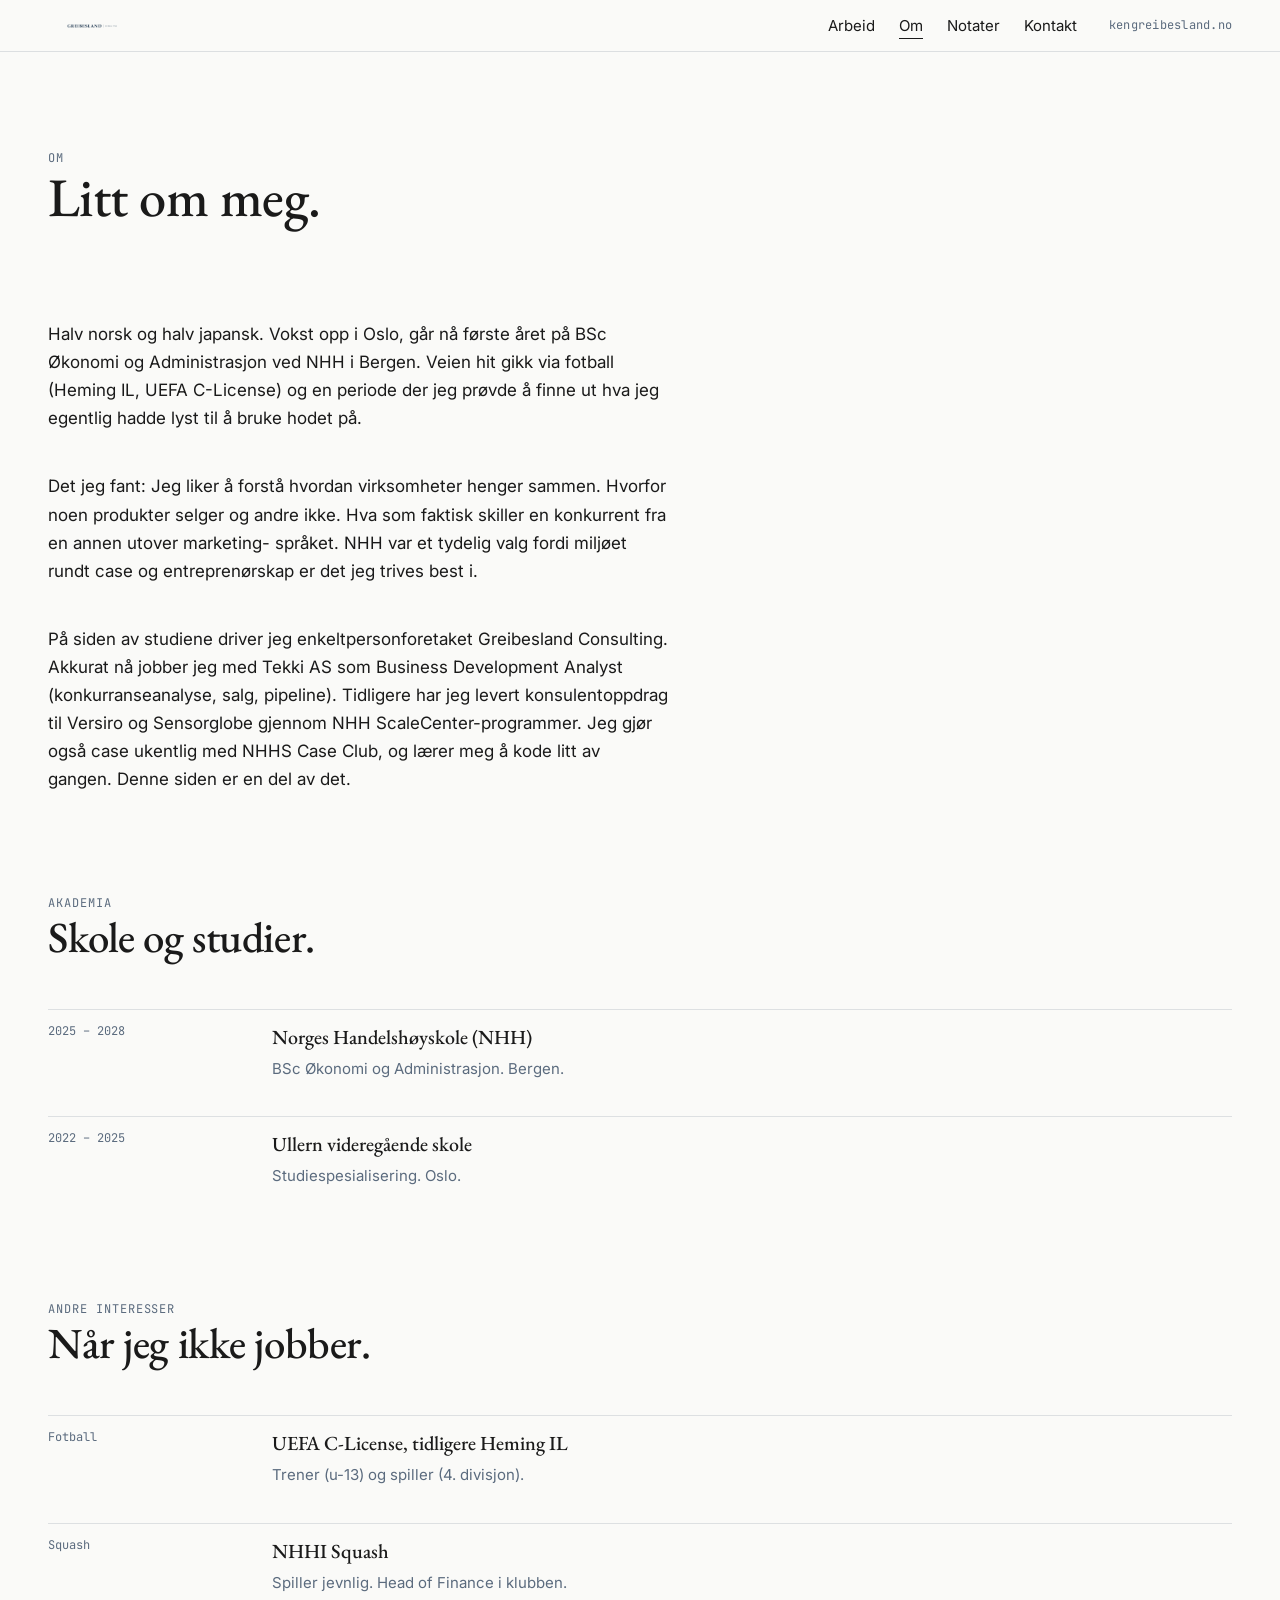
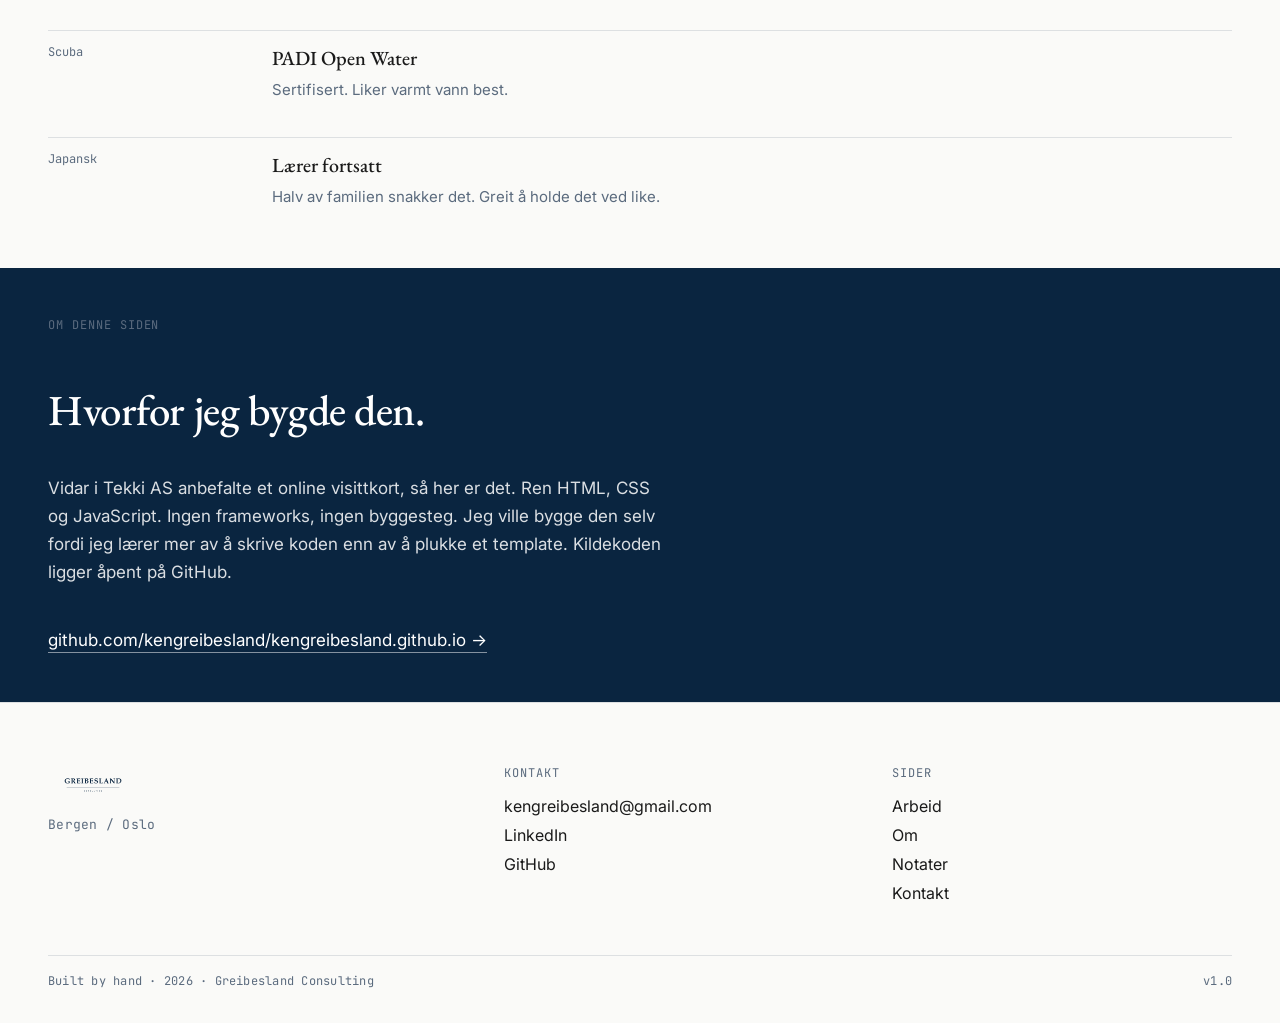
<file: om.html>
<!DOCTYPE html>
<html lang="no">
<head>
  <meta charset="UTF-8">
  <meta name="viewport" content="width=device-width, initial-scale=1">
  <title>Om — Ken Greibesland</title>
  <meta name="description" content="Litt om Ken Greibesland. Bakgrunn, NHH, og hvorfor denne siden er bygd for hånd.">

  <meta property="og:title" content="Om — Ken Greibesland">
  <meta property="og:description" content="Bakgrunn, NHH, og hvorfor denne siden er bygd for hånd.">
  <meta property="og:type" content="website">
  <meta property="og:url" content="https://kengreibesland.no/om.html">
  <meta property="og:image" content="https://kengreibesland.no/assets/logo-stacked-navy.png">

  <link rel="icon" type="image/png" href="assets/favicon.png">
  <link rel="alternate icon" href="assets/favicon.ico">
  <link rel="apple-touch-icon" href="assets/favicon.png">

  <link rel="preconnect" href="https://fonts.googleapis.com">
  <link rel="preconnect" href="https://fonts.gstatic.com" crossorigin>
  <link href="https://fonts.googleapis.com/css2?family=EB+Garamond:wght@500;600&family=Inter:wght@400;500;600&family=JetBrains+Mono:wght@400;500&display=swap" rel="stylesheet">

  <link rel="stylesheet" href="css/styles.css">
</head>
<body>

  <header class="nav is-scrolled" id="nav">
    <div class="nav__inner">
      <a href="/" class="nav__logo" aria-label="Ken Greibesland, til forsiden">
        <img src="assets/logo-horizontal-navy.png" alt="Greibesland Consulting">
      </a>
      <nav class="nav__links" aria-label="Hovedmeny">
        <a href="arbeid.html">Arbeid</a>
        <a href="om.html" aria-current="page">Om</a>
        <a href="notater.html">Notater</a>
        <a href="kontakt.html">Kontakt</a>
      </nav>
      <span class="nav__url" aria-hidden="true">kengreibesland.no</span>
    </div>
  </header>

  <main>

    <section class="page-head">
      <div class="container">
        <span class="eyebrow">Om</span>
        <h1>Litt om meg.</h1>
      </div>
    </section>

    <section class="section--bone section--tight">
      <div class="container">
        <div class="prose reveal">
          <p>
            Halv norsk og halv japansk. Vokst opp i Oslo, går nå første året
            på BSc Økonomi og Administrasjon ved NHH i Bergen. Veien hit gikk
            via fotball (Heming IL, UEFA C-License) og en periode der jeg
            prøvde å finne ut hva jeg egentlig hadde lyst til å bruke
            hodet på.
          </p>
          <p>
            Det jeg fant: Jeg liker å forstå hvordan virksomheter henger
            sammen. Hvorfor noen produkter selger og andre ikke. Hva som
            faktisk skiller en konkurrent fra en annen utover marketing-
            språket. NHH var et tydelig valg fordi miljøet rundt case og
            entreprenørskap er det jeg trives best i.
          </p>
          <p>
            På siden av studiene driver jeg enkeltpersonforetaket
            Greibesland Consulting. Akkurat nå jobber jeg med Tekki AS som
            Business Development Analyst (konkurranseanalyse, salg, pipeline).
            Tidligere har jeg levert konsulentoppdrag til Versiro og
            Sensorglobe gjennom NHH ScaleCenter-programmer. Jeg gjør også case
            ukentlig med NHHS Case Club, og lærer meg å kode litt av gangen.
            Denne siden er en del av det.
          </p>
        </div>
      </div>
    </section>

    <section class="section--bone section--tight">
      <div class="container">
        <span class="eyebrow">Akademia</span>
        <h2 style="margin-bottom: var(--s-5);">Skole og studier.</h2>

        <div class="timeline">
          <div class="timeline__item">
            <div class="timeline__year">2025 – 2028</div>
            <div>
              <div class="timeline__title">Norges Handelshøyskole (NHH)</div>
              <div class="timeline__desc">BSc Økonomi og Administrasjon. Bergen.</div>
            </div>
          </div>
          <div class="timeline__item">
            <div class="timeline__year">2022 – 2025</div>
            <div>
              <div class="timeline__title">Ullern videregående skole</div>
              <div class="timeline__desc">Studiespesialisering. Oslo.</div>
            </div>
          </div>
        </div>
      </div>
    </section>

    <section class="section--bone section--tight">
      <div class="container">
        <span class="eyebrow">Andre interesser</span>
        <h2 style="margin-bottom: var(--s-5);">Når jeg ikke jobber.</h2>

        <div class="timeline">
          <div class="timeline__item">
            <div class="timeline__year">Fotball</div>
            <div>
              <div class="timeline__title">UEFA C-License, tidligere Heming IL</div>
              <div class="timeline__desc">Trener (u-13) og spiller (4. divisjon).</div>
            </div>
          </div>
          <div class="timeline__item">
            <div class="timeline__year">Squash</div>
            <div>
              <div class="timeline__title">NHHI Squash</div>
              <div class="timeline__desc">Spiller jevnlig. Head of Finance i klubben.</div>
            </div>
          </div>
          <div class="timeline__item">
            <div class="timeline__year">Scuba</div>
            <div>
              <div class="timeline__title">PADI Open Water</div>
              <div class="timeline__desc">Sertifisert. Liker varmt vann best.</div>
            </div>
          </div>
          <div class="timeline__item">
            <div class="timeline__year">Japansk</div>
            <div>
              <div class="timeline__title">Lærer fortsatt</div>
              <div class="timeline__desc">Halv av familien snakker det. Greit å holde det ved like.</div>
            </div>
          </div>
        </div>
      </div>
    </section>

    <section class="section--navy section--tight">
      <div class="container">
        <div class="prose">
          <span class="eyebrow">Om denne siden</span>
          <h2 style="color: var(--white); margin-top: var(--s-3); margin-bottom: var(--s-4);">Hvorfor jeg bygde den.</h2>
          <p style="color: rgba(255,255,255,0.85);">
            Vidar i Tekki AS anbefalte et online visittkort, så her er det.
            Ren HTML, CSS og JavaScript. Ingen frameworks, ingen byggesteg.
            Jeg ville bygge den selv fordi jeg lærer mer av å skrive koden
            enn av å plukke et template. Kildekoden ligger åpent på GitHub.
          </p>
          <p style="margin-top: var(--s-4);">
            <a href="https://github.com/kengreibesland/kengreibesland.github.io" rel="noopener"
               style="color: var(--white); border-bottom: 1px solid rgba(255,255,255,0.5); padding-bottom: 2px;">
              github.com/kengreibesland/kengreibesland.github.io <span aria-hidden="true">→</span>
            </a>
          </p>
        </div>
      </div>
    </section>

  </main>

  <footer class="footer">
    <div class="container">
      <div class="footer__grid">
        <div class="footer__mark">
          <img src="assets/logo-stacked-navy.png" alt="Greibesland Consulting">
          <p class="meta" style="margin-top: var(--s-3);">Bergen / Oslo</p>
        </div>
        <div class="footer__col">
          <h4>Kontakt</h4>
          <a href="mailto:kengreibesland@gmail.com">kengreibesland@gmail.com</a>
          <a href="https://linkedin.com/in/ken-greibesland" rel="noopener">LinkedIn</a>
          <a href="https://github.com/kengreibesland" rel="noopener">GitHub</a>
        </div>
        <div class="footer__col">
          <h4>Sider</h4>
          <a href="arbeid.html">Arbeid</a>
          <a href="om.html">Om</a>
          <a href="notater.html">Notater</a>
          <a href="kontakt.html">Kontakt</a>
        </div>
      </div>
      <div class="footer__bottom">
        <span>Built by hand · 2026 · Greibesland Consulting</span>
        <span>v1.0</span>
      </div>
    </div>
  </footer>

  <script src="js/main.js"></script>
</body>
</html>
</file>
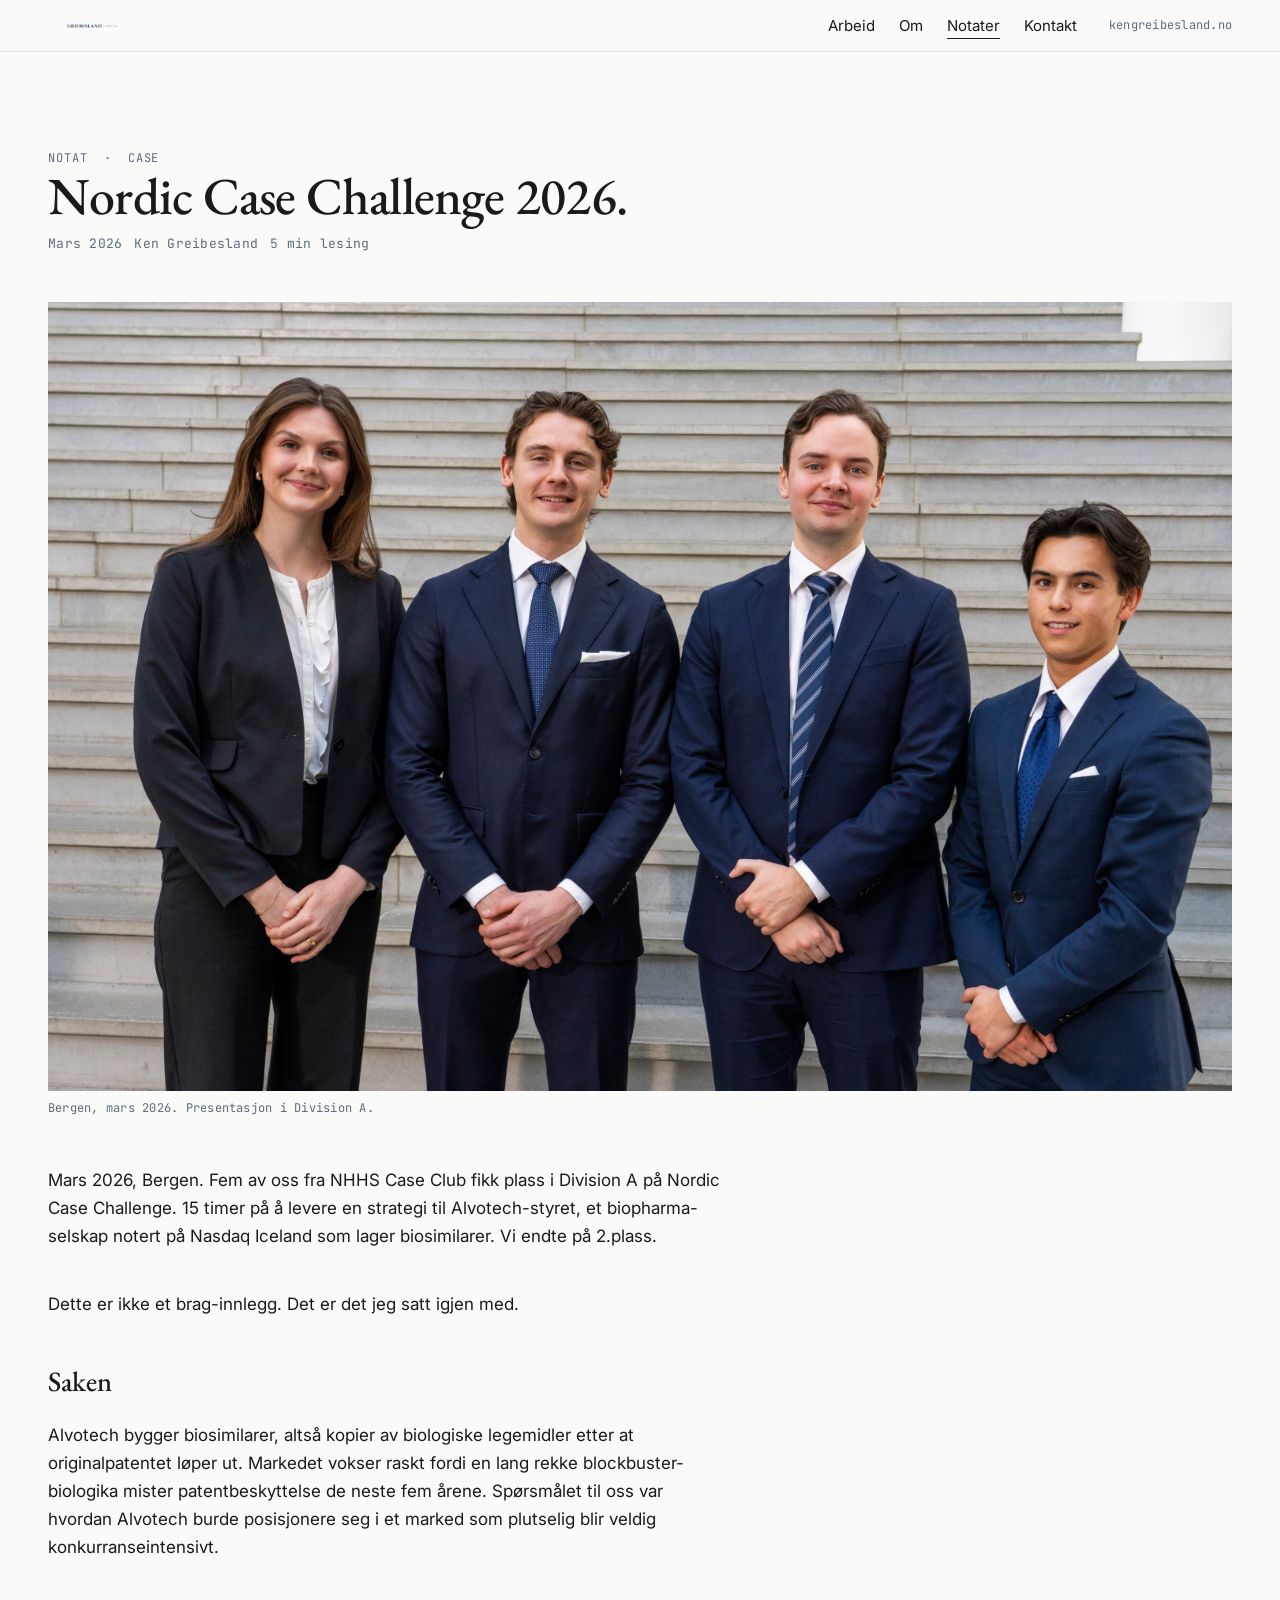
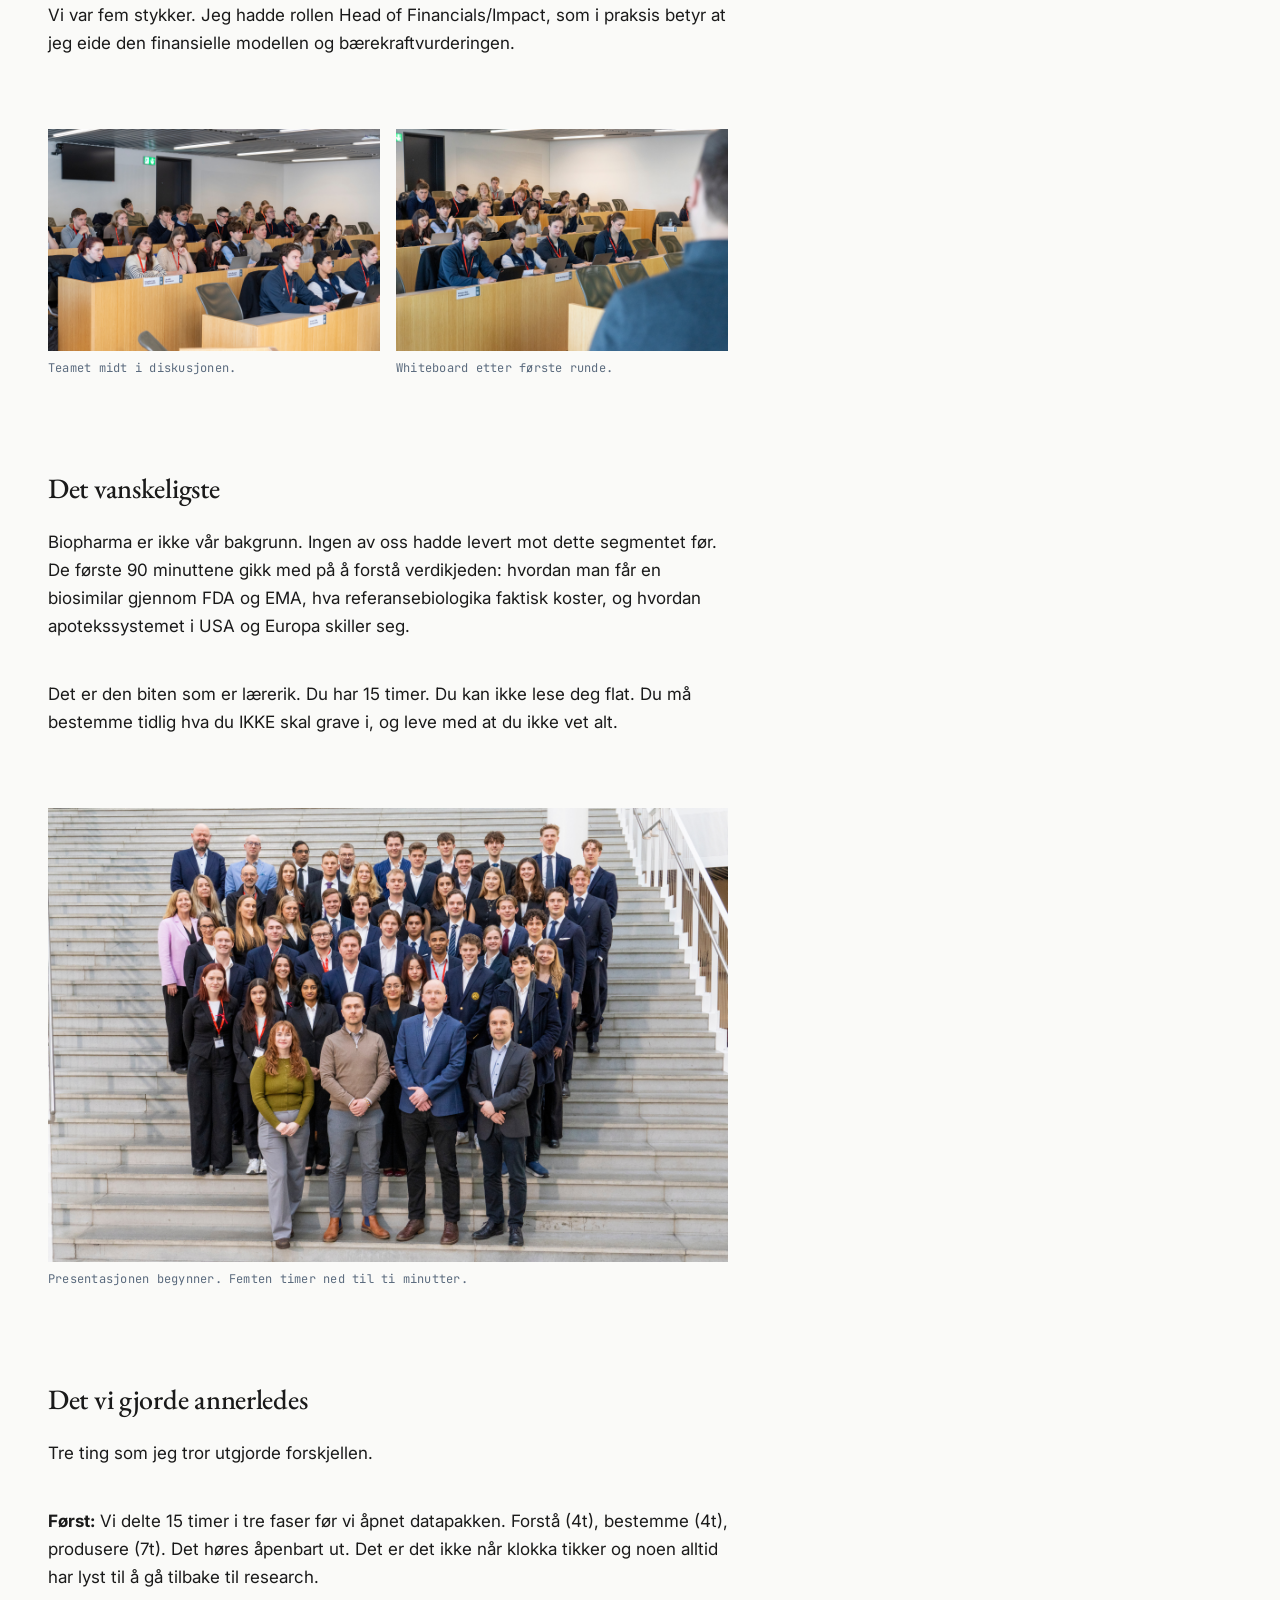
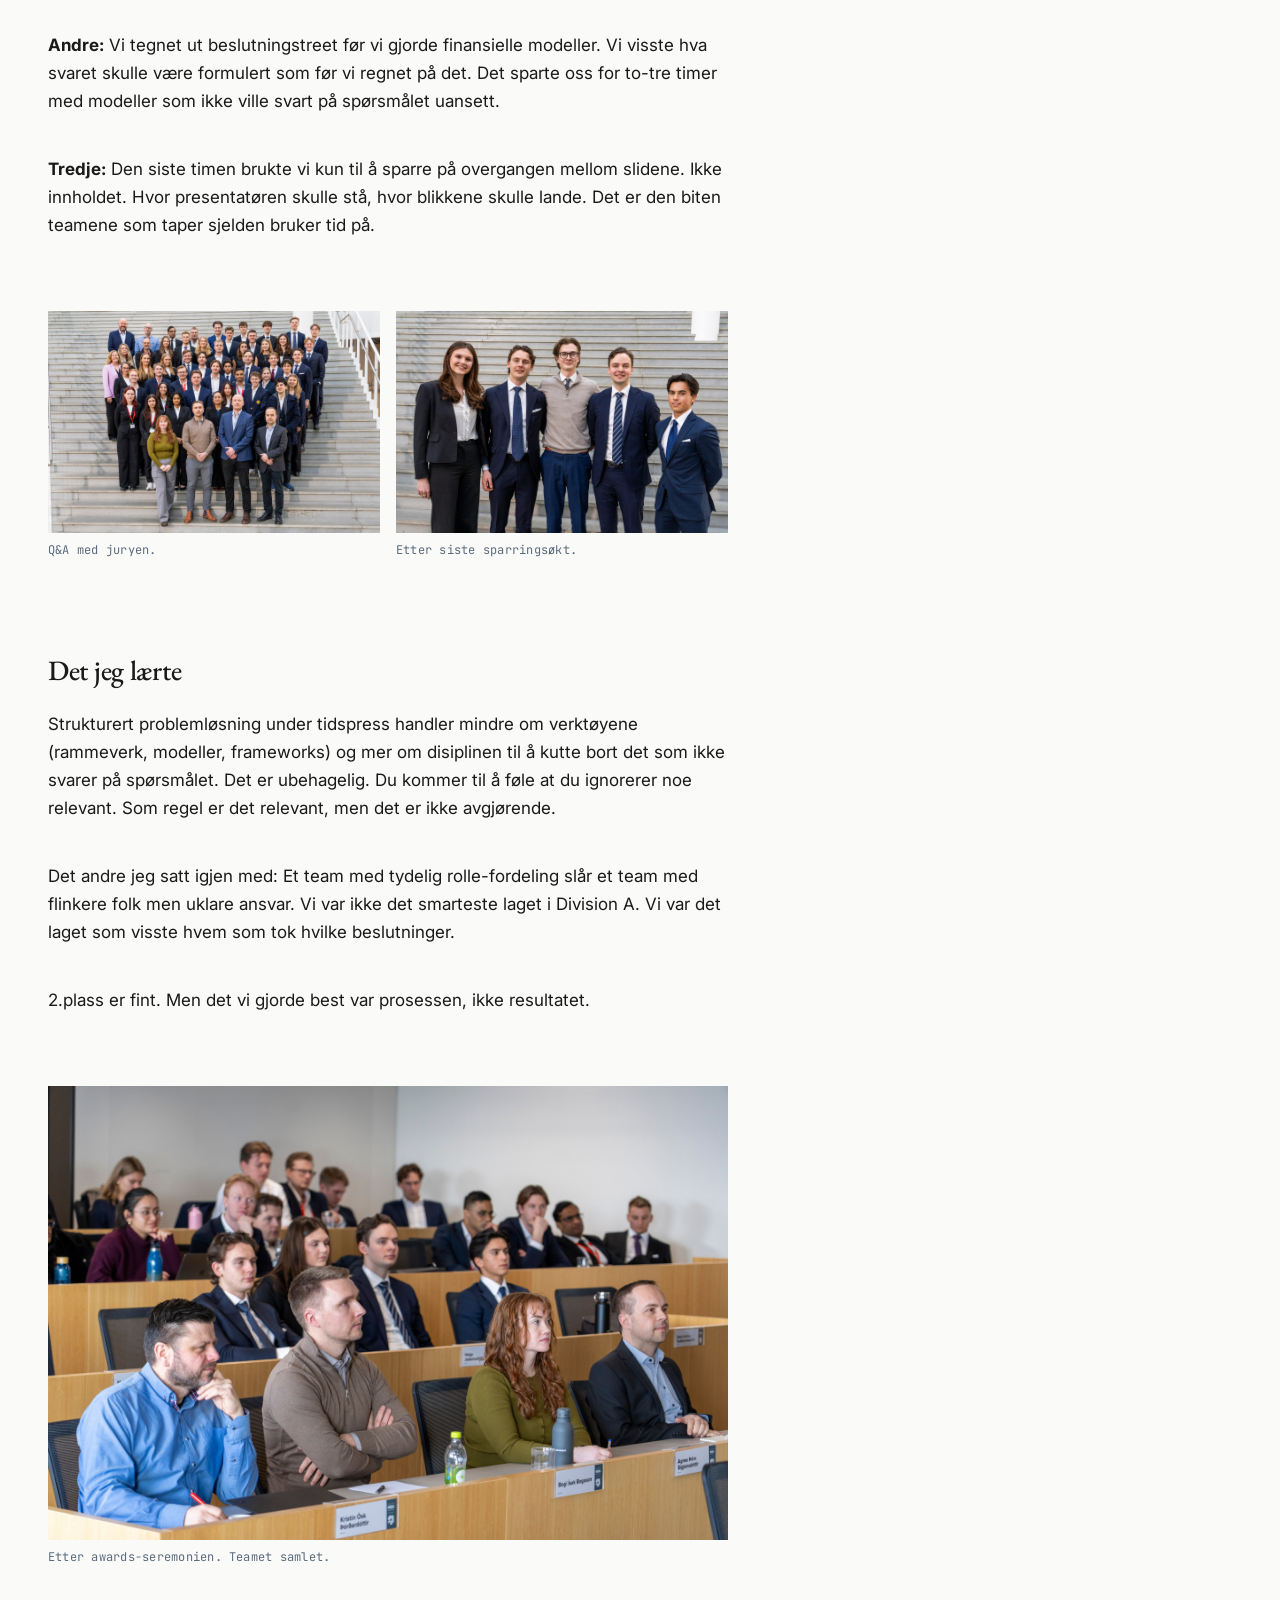
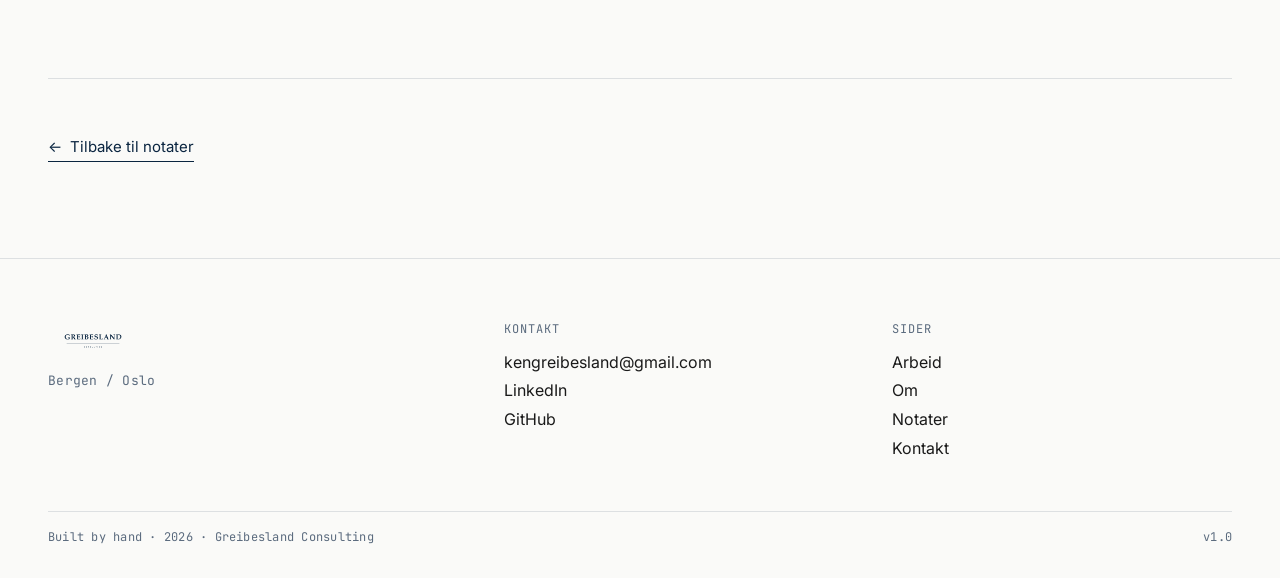
<file: notater/nordic-case-2026.html>
<!DOCTYPE html>
<html lang="no">
<head>
  <meta charset="UTF-8">
  <meta name="viewport" content="width=device-width, initial-scale=1">
  <title>Nordic Case Challenge 2026 — Ken Greibesland</title>
  <meta name="description" content="Refleksjoner fra Nordic Case Challenge 2026. 15 timer, fem personer, biopharma-case for Alvotech-styret. 2.plass i Division A.">

  <meta property="og:title" content="Nordic Case Challenge 2026">
  <meta property="og:description" content="15 timer, fem personer, biopharma-case for Alvotech-styret. 2.plass i Division A.">
  <meta property="og:type" content="article">
  <meta property="og:url" content="https://kengreibesland.no/notater/nordic-case-2026.html">
  <meta property="og:image" content="https://kengreibesland.no/assets/nordic-case/20260312_NordicCaseChallenge_036.jpg">

  <link rel="icon" type="image/png" href="../assets/favicon.png">
  <link rel="alternate icon" href="../assets/favicon.ico">
  <link rel="apple-touch-icon" href="../assets/favicon.png">

  <link rel="preconnect" href="https://fonts.googleapis.com">
  <link rel="preconnect" href="https://fonts.gstatic.com" crossorigin>
  <link href="https://fonts.googleapis.com/css2?family=EB+Garamond:wght@500;600&family=Inter:wght@400;500;600&family=JetBrains+Mono:wght@400;500&display=swap" rel="stylesheet">

  <link rel="stylesheet" href="../css/styles.css">
</head>
<body>

  <header class="nav is-scrolled" id="nav">
    <div class="nav__inner">
      <a href="../" class="nav__logo" aria-label="Ken Greibesland, til forsiden">
        <img src="../assets/logo-horizontal-navy.png" alt="Greibesland Consulting">
      </a>
      <nav class="nav__links" aria-label="Hovedmeny">
        <a href="../arbeid.html">Arbeid</a>
        <a href="../om.html">Om</a>
        <a href="../notater.html" aria-current="page">Notater</a>
        <a href="../kontakt.html">Kontakt</a>
      </nav>
      <span class="nav__url" aria-hidden="true">kengreibesland.no</span>
    </div>
  </header>

  <main>

    <article class="essay">
      <div class="container">

        <header class="essay__head">
          <span class="eyebrow">Notat &nbsp;·&nbsp; Case</span>
          <h1 class="essay__title">Nordic Case Challenge 2026.</h1>
          <div class="essay__byline">
            <span class="meta">Mars 2026</span>
            <span class="meta">Ken Greibesland</span>
            <span class="meta">5 min lesing</span>
          </div>
        </header>

        <!-- Åpningsbilde, full bredde. -->
        <figure class="figure">
          <img src="../assets/nordic-case/20260312_NordicCaseChallenge_036.jpg"
               alt="NHH-laget under presentasjon på Nordic Case Challenge 2026">
          <figcaption class="figure__caption">
            Bergen, mars 2026. Presentasjon i Division A.
          </figcaption>
        </figure>

        <div class="essay__body">

          <p>
            Mars 2026, Bergen. Fem av oss fra NHHS Case Club fikk plass i
            Division A på Nordic Case Challenge. 15 timer på å levere en
            strategi til Alvotech-styret, et biopharma-selskap notert på
            Nasdaq Iceland som lager biosimilarer. Vi endte på 2.plass.
          </p>

          <p>
            Dette er ikke et brag-innlegg. Det er det jeg satt igjen med.
          </p>

          <h2>Saken</h2>

          <p>
            Alvotech bygger biosimilarer, altså kopier av biologiske
            legemidler etter at originalpatentet løper ut. Markedet vokser
            raskt fordi en lang rekke blockbuster-biologika mister
            patentbeskyttelse de neste fem årene. Spørsmålet til oss var
            hvordan Alvotech burde posisjonere seg i et marked som plutselig
            blir veldig konkurranseintensivt.
          </p>

          <p>
            Vi var fem stykker. Jeg hadde rollen Head of Financials/Impact,
            som i praksis betyr at jeg eide den finansielle modellen og
            bærekraftvurderingen.
          </p>

          <!-- To bilder side om side. -->
          <div class="figure-grid">
            <figure class="figure" style="margin: 0;">
              <img src="../assets/nordic-case/20260311_NordicCaseChallenge_007.jpg"
                   alt="Teamet i diskusjon rundt bordet" loading="lazy">
              <figcaption class="figure__caption">Teamet midt i diskusjonen.</figcaption>
            </figure>
            <figure class="figure" style="margin: 0;">
              <img src="../assets/nordic-case/20260311_NordicCaseChallenge_022.jpg"
                   alt="Notater og whiteboard-skisser" loading="lazy">
              <figcaption class="figure__caption">Whiteboard etter første runde.</figcaption>
            </figure>
          </div>

          <h2>Det vanskeligste</h2>

          <p>
            Biopharma er ikke vår bakgrunn. Ingen av oss hadde levert mot
            dette segmentet før. De første 90 minuttene gikk med på å forstå
            verdikjeden: hvordan man får en biosimilar gjennom FDA og EMA,
            hva referansebiologika faktisk koster, og hvordan apotekssystemet
            i USA og Europa skiller seg.
          </p>

          <p>
            Det er den biten som er lærerik. Du har 15 timer. Du kan ikke lese
            deg flat. Du må bestemme tidlig hva du IKKE skal grave i, og leve
            med at du ikke vet alt.
          </p>

          <!-- Full-bredde bilde mellom seksjoner. -->
          <figure class="figure">
            <img src="../assets/nordic-case/20260312_NordicCaseChallenge_037-3.jpg"
                 alt="Presentasjonen pågår foran juryen" loading="lazy">
            <figcaption class="figure__caption">
              Presentasjonen begynner. Femten timer ned til ti minutter.
            </figcaption>
          </figure>

          <h2>Det vi gjorde annerledes</h2>

          <p>
            Tre ting som jeg tror utgjorde forskjellen.
          </p>

          <p>
            <strong>Først:</strong> Vi delte 15 timer i tre faser før vi
            åpnet datapakken. Forstå (4t), bestemme (4t), produsere (7t).
            Det høres åpenbart ut. Det er det ikke når klokka tikker og noen
            alltid har lyst til å gå tilbake til research.
          </p>

          <p>
            <strong>Andre:</strong> Vi tegnet ut beslutningstreet før vi gjorde
            finansielle modeller. Vi visste hva svaret skulle være formulert
            som før vi regnet på det. Det sparte oss for to-tre timer med
            modeller som ikke ville svart på spørsmålet uansett.
          </p>

          <p>
            <strong>Tredje:</strong> Den siste timen brukte vi kun til å
            sparre på overgangen mellom slidene. Ikke innholdet. Hvor
            presentatøren skulle stå, hvor blikkene skulle lande. Det er den
            biten teamene som taper sjelden bruker tid på.
          </p>

          <!-- To bilder til, side om side. -->
          <div class="figure-grid">
            <figure class="figure" style="margin: 0;">
              <img src="../assets/nordic-case/20260312_NordicCaseChallenge_039-3.jpg"
                   alt="Q&A med juryen" loading="lazy">
              <figcaption class="figure__caption">Q&amp;A med juryen.</figcaption>
            </figure>
            <figure class="figure" style="margin: 0;">
              <img src="../assets/nordic-case/20260312_NordicCaseChallenge_041.jpg"
                   alt="Etter siste sparringsøkt" loading="lazy">
              <figcaption class="figure__caption">Etter siste sparringsøkt.</figcaption>
            </figure>
          </div>

          <h2>Det jeg lærte</h2>

          <p>
            Strukturert problemløsning under tidspress handler mindre om
            verktøyene (rammeverk, modeller, frameworks) og mer om disiplinen
            til å kutte bort det som ikke svarer på spørsmålet. Det er
            ubehagelig. Du kommer til å føle at du ignorerer noe relevant.
            Som regel er det relevant, men det er ikke avgjørende.
          </p>

          <p>
            Det andre jeg satt igjen med: Et team med tydelig rolle-fordeling
            slår et team med flinkere folk men uklare ansvar. Vi var ikke
            det smarteste laget i Division A. Vi var det laget som visste
            hvem som tok hvilke beslutninger.
          </p>

          <p>
            2.plass er fint. Men det vi gjorde best var prosessen, ikke
            resultatet.
          </p>

          <!-- Avsluttende bilde. -->
          <figure class="figure">
            <img src="../assets/nordic-case/20260312_NordicCaseChallenge_121.jpg"
                 alt="Hele teamet etter awards-seremonien" loading="lazy">
            <figcaption class="figure__caption">
              Etter awards-seremonien. Teamet samlet.
            </figcaption>
          </figure>

        </div>

        <footer style="margin-top: var(--s-8); padding-top: var(--s-5); border-top: 1px solid var(--hairline);">
          <a href="../notater.html" class="hero__cta" style="font-size: 0.9375rem;">
            <span aria-hidden="true">←</span> Tilbake til notater
          </a>
        </footer>

      </div>
    </article>

  </main>

  <footer class="footer">
    <div class="container">
      <div class="footer__grid">
        <div class="footer__mark">
          <img src="../assets/logo-stacked-navy.png" alt="Greibesland Consulting">
          <p class="meta" style="margin-top: var(--s-3);">Bergen / Oslo</p>
        </div>
        <div class="footer__col">
          <h4>Kontakt</h4>
          <a href="mailto:kengreibesland@gmail.com">kengreibesland@gmail.com</a>
          <a href="https://linkedin.com/in/ken-greibesland" rel="noopener">LinkedIn</a>
          <a href="https://github.com/kengreibesland" rel="noopener">GitHub</a>
        </div>
        <div class="footer__col">
          <h4>Sider</h4>
          <a href="../arbeid.html">Arbeid</a>
          <a href="../om.html">Om</a>
          <a href="../notater.html">Notater</a>
          <a href="../kontakt.html">Kontakt</a>
        </div>
      </div>
      <div class="footer__bottom">
        <span>Built by hand · 2026 · Greibesland Consulting</span>
        <span>v1.0</span>
      </div>
    </div>
  </footer>

  <script src="../js/main.js"></script>
</body>
</html>
</file>
<file: css/styles.css>
/* =========================================================================
   kengreibesland.no
   Bygd for hånd. Ren CSS. Ingen byggesteg.

   Strukturen i fila:
     1. Variabler (farger, typografi, mål)
     2. Reset og base
     3. Typografi (serif headlines, body, mono)
     4. Layout (container, grid, seksjoner)
     5. Komponenter (nav, hero, kort, footer)
     6. Hjelpere og animasjoner
     7. Responsive breakpoints

   Designvalg jeg gjorde bevisst (forklart der det ikke er åpenbart fra
   selve regelen):
     - Body bruker Inter med 1.55 line-height. 1.5 er for tett for serif-
       blandet layout, 1.6 blir luftig nok til å se "satt" ut.
     - Headlines bruker EB Garamond med vekt 500. 600 ble for tungt mot
       Inter body. 500 holder serif-følelsen uten å rope.
     - Mono brukes BARE til metadata (dato, kategori, tags). Aldri body.
     - Linker har en understreking som tegnes fra venstre med scaleX, ikke
       en vanlig text-decoration som hopper. Subtilt, men gir kodefyr-vibe.
   ========================================================================= */


/* 1. Variabler ============================================================ */
:root {
  /* Farger fra Greibesland Consulting brand-guide. */
  --navy:  #0A2540;
  --white: #FFFFFF;
  --slate: #5B6B7E;
  --bone:  #FAFAF8;
  --ink:   #1A1A1A;

  /* Hairline border-farge brukt på subtile divider-linjer.
     Bygd fra navy med lav opacity slik at den toner med bakgrunn. */
  --hairline: rgba(10, 37, 64, 0.12);

  /* Typografi-stack. Inter og EB Garamond hentes fra Google Fonts i HTML.
     System-fallbacks tatt med slik at siden fortsatt ser anstendig ut hvis
     fonts mister forbindelse. */
  --serif: "EB Garamond", Georgia, "Times New Roman", serif;
  --sans:  "Inter", -apple-system, BlinkMacSystemFont, "Segoe UI", sans-serif;
  --mono:  "JetBrains Mono", ui-monospace, "SF Mono", Menlo, monospace;

  /* Skala. Bruker clamp() for hero slik at den skalerer mykt mellom
     mobil og desktop uten media queries på selve typografien. */
  --fs-mono:    0.75rem;     /* 12 */
  --fs-meta:    0.8125rem;   /* 13 */
  --fs-body:    1rem;        /* 16 */
  --fs-lead:    1.125rem;    /* 18, brukt på lead-paragrafer */
  --fs-h3:      1.5rem;      /* 24 */
  --fs-h2:      clamp(1.875rem, 1.4rem + 1.6vw, 2.75rem);
  --fs-h1:      clamp(2.5rem, 1.6rem + 4vw, 5.25rem);

  /* Spacing-skala i rem. 8px-grid (0.5rem) som basis. */
  --s-1:  0.25rem;
  --s-2:  0.5rem;
  --s-3:  0.75rem;
  --s-4:  1rem;
  --s-5:  1.5rem;
  --s-6:  2rem;
  --s-7:  3rem;
  --s-8:  4rem;
  --s-9:  6rem;
  --s-10: 8rem;

  /* Container. 1280px ble valgt fordi 1200 er forutsigbar Bootstrap, og
     1440 går for bredt for serif-headlines. */
  --container: 1280px;
  --gutter:    clamp(1.25rem, 4vw, 3rem);

  /* Animasjons-tider. Holdes korte slik at det aldri føles som om siden
     "venter på seg selv". */
  --t-fast: 120ms;
  --t-base: 200ms;
  --ease:   cubic-bezier(0.2, 0.6, 0.2, 1);
}


/* 2. Reset og base ======================================================== */
*,
*::before,
*::after {
  box-sizing: border-box;
  margin: 0;
  padding: 0;
}

html {
  scroll-behavior: smooth;
  -webkit-text-size-adjust: 100%;
}

body {
  font-family: var(--sans);
  font-size: var(--fs-body);
  line-height: 1.55;
  color: var(--ink);
  background: var(--bone);
  -webkit-font-smoothing: antialiased;
  -moz-osx-font-smoothing: grayscale;
  text-rendering: optimizeLegibility;
}

img,
picture,
svg {
  display: block;
  max-width: 100%;
  height: auto;
}

a {
  color: inherit;
  text-decoration: none;
}

button {
  font: inherit;
  background: none;
  border: 0;
  cursor: pointer;
  color: inherit;
}

ul, ol { list-style: none; }

::selection {
  background: var(--navy);
  color: var(--bone);
}


/* 3. Typografi ============================================================ */

/* Serif-headlines. Vekt 500 valgt etter sammenligning mot 600.
   600 ble for tett mot Inter body på desktop. */
h1, h2, h3, h4 {
  font-family: var(--serif);
  font-weight: 500;
  letter-spacing: -0.01em;
  line-height: 1.08;
  color: var(--ink);
}

h1 { font-size: var(--fs-h1); line-height: 1.02; }
h2 { font-size: var(--fs-h2); line-height: 1.1; }
h3 { font-size: var(--fs-h3); line-height: 1.2; }

p {
  max-width: 60ch;       /* leselig linjelengde for body-tekst */
}

p + p { margin-top: var(--s-4); }

.lead {
  font-size: var(--fs-lead);
  line-height: 1.55;
  color: var(--ink);
}

.mono {
  font-family: var(--mono);
  font-size: var(--fs-mono);
  letter-spacing: 0.04em;
  text-transform: uppercase;
  color: var(--slate);
}

.meta {
  font-family: var(--mono);
  font-size: var(--fs-meta);
  color: var(--slate);
  letter-spacing: 0.02em;
}


/* 4. Layout =============================================================== */

.container {
  width: 100%;
  max-width: var(--container);
  margin-inline: auto;
  padding-inline: var(--gutter);
}

/* Seksjons-padding. Vertikal puste-rom som matcher den editoriale
   referansen (Stripe Press, andersrodem.no). */
section {
  padding-block: var(--s-9);
}

.section--tight  { padding-block: var(--s-7); }
.section--navy   { background: var(--navy); color: var(--bone); }
.section--bone   { background: var(--bone); }
.section--white  { background: var(--white); }

.section--navy h1,
.section--navy h2,
.section--navy h3 { color: var(--white); }
.section--navy .mono,
.section--navy .meta { color: rgba(255,255,255,0.65); }


/* 5. Komponenter ========================================================== */

/* --- Navigasjon --- */

.nav {
  position: fixed;
  top: 0;
  left: 0;
  right: 0;
  z-index: 50;
  padding-block: var(--s-4);
  background: transparent;
  transition: background var(--t-base) var(--ease),
              border-color var(--t-base) var(--ease),
              padding var(--t-base) var(--ease);
  border-bottom: 1px solid transparent;
}

.nav.is-scrolled {
  background: rgba(250, 250, 248, 0.92);
  backdrop-filter: saturate(180%) blur(8px);
  -webkit-backdrop-filter: saturate(180%) blur(8px);
  border-bottom-color: var(--hairline);
  padding-block: var(--s-3);
}

.nav__inner {
  display: flex;
  align-items: center;
  gap: var(--s-6);
  width: 100%;
  max-width: var(--container);
  margin-inline: auto;
  padding-inline: var(--gutter);
}

.nav__logo img { height: 22px; width: auto; }

.nav__links {
  display: flex;
  gap: var(--s-5);
  margin-left: auto;
}

.nav__links a {
  position: relative;
  font-size: 0.9375rem;
  color: var(--ink);
  padding-block: 2px;
}

/* Understreking tegnes fra venstre. transform-origin sikrer retningen. */
.nav__links a::after {
  content: "";
  position: absolute;
  left: 0;
  bottom: 0;
  width: 100%;
  height: 1px;
  background: currentColor;
  transform: scaleX(0);
  transform-origin: left;
  transition: transform var(--t-base) var(--ease);
}

.nav__links a:hover::after,
.nav__links a[aria-current="page"]::after { transform: scaleX(1); }

.nav__url {
  font-family: var(--mono);
  font-size: var(--fs-mono);
  color: var(--slate);
  letter-spacing: 0.02em;
}

/* På smale skjermer skjules nav-url og linker komprimeres. */
@media (max-width: 640px) {
  .nav__url { display: none; }
  .nav__links { gap: var(--s-4); }
  .nav__links a { font-size: 0.875rem; }
}


/* --- Hero --- */

.hero {
  min-height: 100vh;
  min-height: 100svh;
  display: grid;
  align-items: center;
  padding-top: var(--s-10);
  padding-bottom: var(--s-9);
  background: var(--bone);
}

.hero__grid {
  display: grid;
  grid-template-columns: minmax(0, 1fr);
  gap: var(--s-7);
  align-items: center;
}

@media (min-width: 900px) {
  .hero__grid {
    grid-template-columns: minmax(0, 1.4fr) minmax(0, 1fr);
    gap: var(--s-8);
  }
}

.hero__title {
  font-size: var(--fs-h1);
  letter-spacing: -0.02em;
}

.hero__lead {
  margin-top: var(--s-5);
  font-size: var(--fs-lead);
  color: var(--ink);
  max-width: 52ch;
}

.hero__body {
  margin-top: var(--s-5);
  color: var(--ink);
  max-width: 52ch;
}

.hero__cta {
  display: inline-flex;
  align-items: center;
  gap: var(--s-2);
  margin-top: var(--s-6);
  font-size: 1rem;
  color: var(--navy);
  border-bottom: 1px solid var(--navy);
  padding-bottom: 2px;
  transition: gap var(--t-base) var(--ease);
}

.hero__cta:hover { gap: var(--s-3); }

.hero__meta {
  margin-top: var(--s-7);
  display: flex;
  align-items: center;
  gap: var(--s-3);
  color: var(--slate);
}

.hero__mark {
  display: grid;
  place-items: center;
  opacity: 0.85;
}

.hero__mark img {
  max-width: min(360px, 80%);
  width: 100%;
  height: auto;
}

@media (max-width: 899px) {
  .hero__mark { display: none; }
}


/* --- Eyebrow / seksjonstittel --- */

.eyebrow {
  font-family: var(--mono);
  font-size: var(--fs-mono);
  color: var(--slate);
  text-transform: uppercase;
  letter-spacing: 0.08em;
  margin-bottom: var(--s-4);
}

.section__head {
  display: grid;
  gap: var(--s-3);
  margin-bottom: var(--s-7);
  max-width: 36ch;
}


/* --- Tre-kolonne "hva jeg holder på med" --- */

.cols-3 {
  display: grid;
  grid-template-columns: 1fr;
  gap: var(--s-6);
}

@media (min-width: 760px) {
  .cols-3 { grid-template-columns: repeat(3, 1fr); gap: var(--s-7); }
}

.col {
  display: grid;
  gap: var(--s-3);
  align-content: start;
}

.col h3 { font-size: 1.625rem; }
.col p  { color: rgba(255,255,255,0.78); max-width: 32ch; }


/* --- Prosjektkort på forsiden (asymmetrisk grid) --- */

.featured {
  display: grid;
  gap: var(--s-6);
  grid-template-columns: 1fr;
}

@media (min-width: 900px) {
  .featured {
    grid-template-columns: repeat(6, 1fr);
    gap: var(--s-7) var(--s-6);
  }
  /* Asymmetrisk: første og fjerde tar mer plass enn de andre to.
     Dette bryter den typiske "alle kort lik størrelse"-følelsen. */
  .featured .card:nth-child(1) { grid-column: span 4; }
  .featured .card:nth-child(2) { grid-column: span 2; }
  .featured .card:nth-child(3) { grid-column: span 3; }
  .featured .card:nth-child(4) { grid-column: span 3; }
}

.card {
  display: grid;
  gap: var(--s-3);
  padding-block: var(--s-4);
  border-top: 1px solid var(--hairline);
  transition: transform var(--t-base) var(--ease);
}

.card__meta {
  display: flex;
  gap: var(--s-3);
  align-items: center;
}

.card__title {
  font-family: var(--serif);
  font-weight: 500;
  font-size: 1.625rem;
  line-height: 1.15;
  color: var(--ink);
}

.card__desc {
  color: var(--slate);
  max-width: 44ch;
  font-size: 0.9375rem;
}

.card__cta {
  font-size: 0.875rem;
  color: var(--navy);
  display: inline-flex;
  gap: var(--s-2);
  margin-top: var(--s-2);
  opacity: 0;
  transform: translateX(-4px);
  transition: opacity var(--t-base) var(--ease),
              transform var(--t-base) var(--ease);
}

.card:hover .card__cta {
  opacity: 1;
  transform: translateX(0);
}


/* --- Notat-preview --- */

.notes-list { display: grid; gap: var(--s-5); }

.note {
  display: grid;
  gap: var(--s-2);
  padding-block: var(--s-5);
  border-top: 1px solid var(--hairline);
}

.note:last-child { border-bottom: 1px solid var(--hairline); }

.note__title {
  font-family: var(--serif);
  font-weight: 500;
  font-size: 1.5rem;
  line-height: 1.2;
}

.note__excerpt {
  color: var(--slate);
  font-size: 0.9375rem;
  max-width: 60ch;
}


/* --- Footer --- */

.footer {
  background: var(--bone);
  padding-block: var(--s-8) var(--s-6);
  border-top: 1px solid var(--hairline);
}

.footer__grid {
  display: grid;
  gap: var(--s-6);
  grid-template-columns: 1fr;
}

@media (min-width: 760px) {
  .footer__grid {
    grid-template-columns: 1.2fr 1fr 1fr;
    gap: var(--s-7);
  }
}

.footer__mark img { max-width: 90px; }
.footer__col h4 {
  font-family: var(--mono);
  font-size: var(--fs-mono);
  font-weight: 400;
  text-transform: uppercase;
  letter-spacing: 0.08em;
  color: var(--slate);
  margin-bottom: var(--s-3);
}

.footer__col a { display: block; padding-block: 2px; }
.footer__col a:hover { text-decoration: underline; text-underline-offset: 3px; }

.footer__bottom {
  margin-top: var(--s-7);
  display: flex;
  justify-content: space-between;
  gap: var(--s-4);
  flex-wrap: wrap;
  font-family: var(--mono);
  font-size: var(--fs-mono);
  color: var(--slate);
  letter-spacing: 0.02em;
  border-top: 1px solid var(--hairline);
  padding-top: var(--s-4);
}


/* --- Arbeid-side: filter + liste --- */

.page-head {
  padding-top: calc(var(--s-10) + var(--s-4));
  padding-bottom: var(--s-7);
}

.page-head h1 {
  font-size: clamp(2rem, 1.4rem + 2.5vw, 3.5rem);
}

.filters {
  display: flex;
  flex-wrap: wrap;
  gap: var(--s-2) var(--s-4);
  margin-top: var(--s-6);
  border-top: 1px solid var(--hairline);
  padding-top: var(--s-4);
}

.filter {
  font-family: var(--mono);
  font-size: var(--fs-mono);
  letter-spacing: 0.06em;
  text-transform: uppercase;
  color: var(--slate);
  padding: 6px 0;
  position: relative;
  cursor: pointer;
  transition: color var(--t-base) var(--ease);
}

.filter::after {
  content: "";
  position: absolute;
  left: 0; bottom: 0;
  height: 1px; width: 100%;
  background: var(--navy);
  transform: scaleX(0);
  transform-origin: left;
  transition: transform var(--t-base) var(--ease);
}

.filter:hover { color: var(--ink); }
.filter.is-active { color: var(--navy); }
.filter.is-active::after { transform: scaleX(1); }

.work-list {
  display: grid;
  gap: var(--s-3);
}

.work-item {
  display: grid;
  grid-template-columns: 1fr;
  gap: var(--s-3);
  padding-block: var(--s-5);
  border-top: 1px solid var(--hairline);
  align-items: start;
  transition: background var(--t-base) var(--ease),
              padding-inline var(--t-base) var(--ease);
}

@media (min-width: 760px) {
  .work-item {
    grid-template-columns: 88px 200px 1fr;
    gap: var(--s-5);
  }
}

/* Thumbnail per kategori. Lite kvadratisk merke, hvit flate med
   hairline-border. SVG-glyfen inni er navy. Holder layouten editorial
   uten å bli ikon-clipart. */
.thumb {
  width: 72px;
  height: 72px;
  background: var(--white);
  border: 1px solid var(--hairline);
  display: grid;
  place-items: center;
  flex-shrink: 0;
}

@media (min-width: 760px) {
  .thumb { width: 88px; height: 88px; }
}

.thumb svg {
  width: 32px;
  height: 32px;
  color: var(--navy);
  display: block;
}

.work-item:hover { background: rgba(10, 37, 64, 0.02); }

.work-item__year {
  font-family: var(--mono);
  font-size: var(--fs-mono);
  color: var(--slate);
  letter-spacing: 0.04em;
}

.work-item__title {
  font-family: var(--serif);
  font-weight: 500;
  font-size: 1.375rem;
  line-height: 1.25;
  color: var(--ink);
  margin-bottom: var(--s-2);
}

.work-item__desc {
  color: var(--slate);
  max-width: 60ch;
  font-size: 0.9375rem;
}

.work-item__role {
  display: flex;
  gap: var(--s-3);
  align-items: baseline;
  margin-bottom: var(--s-2);
}

.work-item__role .mono { font-size: var(--fs-mono); }

.work-item.is-hidden { display: none; }


/* --- Om-side --- */

.prose {
  max-width: 62ch;
  display: grid;
  gap: var(--s-5);
}

.prose p { font-size: 1.0625rem; line-height: 1.65; color: var(--ink); }

.timeline {
  display: grid;
  gap: var(--s-5);
  margin-top: var(--s-7);
}

.timeline__item {
  display: grid;
  grid-template-columns: 1fr;
  gap: var(--s-2);
  padding-block: var(--s-3);
  border-top: 1px solid var(--hairline);
}

@media (min-width: 760px) {
  .timeline__item {
    grid-template-columns: 200px 1fr;
    gap: var(--s-5);
  }
}

.timeline__year {
  font-family: var(--mono);
  font-size: var(--fs-mono);
  color: var(--slate);
}

.timeline__title {
  font-family: var(--serif);
  font-weight: 500;
  font-size: 1.25rem;
  margin-bottom: var(--s-1);
}

.timeline__desc { color: var(--slate); font-size: 0.9375rem; }


/* --- Notat-essay (langform) --- */

.essay {
  padding-top: calc(var(--s-10) + var(--s-4));
  padding-bottom: var(--s-9);
}

.essay__head {
  max-width: 720px;
  margin-bottom: var(--s-7);
}

.essay__title {
  font-size: clamp(2rem, 1.4rem + 2.5vw, 3.25rem);
  letter-spacing: -0.015em;
}

.essay__byline {
  margin-top: var(--s-3);
  display: flex;
  gap: var(--s-3);
}

.essay__body {
  max-width: 680px;
  display: grid;
  gap: var(--s-5);
}

.essay__body p {
  font-size: 1.0625rem;
  line-height: 1.65;
  color: var(--ink);
  max-width: none;
}

.essay__body h2 {
  font-size: 1.75rem;
  margin-top: var(--s-5);
}

.figure {
  margin-block: var(--s-7);
  display: grid;
  gap: var(--s-2);
}

.figure img {
  width: 100%;
  height: auto;
  display: block;
  background: var(--hairline);
}

.figure--full {
  margin-inline: calc(var(--gutter) * -1);
}

@media (min-width: 1100px) {
  .figure--full { margin-inline: calc((100vw - var(--container)) / -2 + var(--gutter) * -1); }
}

.figure__caption {
  font-family: var(--mono);
  font-size: var(--fs-mono);
  color: var(--slate);
  letter-spacing: 0.02em;
  max-width: 60ch;
}

.figure-grid {
  display: grid;
  grid-template-columns: 1fr;
  gap: var(--s-4);
  margin-block: var(--s-7);
}

@media (min-width: 760px) {
  .figure-grid { grid-template-columns: 1fr 1fr; }
}


/* --- Kontakt --- */

.contact {
  padding-top: calc(var(--s-10) + var(--s-6));
  padding-bottom: var(--s-9);
}

.contact h1 {
  font-size: clamp(2.25rem, 1.5rem + 3vw, 4rem);
  margin-bottom: var(--s-6);
}

.contact__lead {
  font-size: 1.125rem;
  color: var(--ink);
  max-width: 50ch;
  margin-bottom: var(--s-7);
}

.contact-list {
  display: grid;
  gap: var(--s-3);
  border-top: 1px solid var(--hairline);
  padding-top: var(--s-5);
  max-width: 540px;
}

.contact-list__row {
  display: grid;
  grid-template-columns: 120px 1fr;
  gap: var(--s-4);
  align-items: baseline;
  padding-block: var(--s-2);
  border-bottom: 1px solid var(--hairline);
}

.contact-list__label {
  font-family: var(--mono);
  font-size: var(--fs-mono);
  color: var(--slate);
  letter-spacing: 0.06em;
  text-transform: uppercase;
}

.contact-list__value a:hover {
  text-decoration: underline;
  text-underline-offset: 3px;
}


/* 6. Hjelpere og animasjoner ============================================== */

/* Fade-in via IntersectionObserver. Klassen `.reveal` legges på elementer
   som skal vente på scroll. JS legger til `is-visible` når de kommer inn. */
.reveal {
  opacity: 0;
  transform: translateY(12px);
  transition: opacity 600ms var(--ease), transform 600ms var(--ease);
}

.reveal.is-visible {
  opacity: 1;
  transform: translateY(0);
}

@media (prefers-reduced-motion: reduce) {
  *, *::before, *::after {
    animation-duration: 0.001ms !important;
    transition-duration: 0.001ms !important;
    scroll-behavior: auto !important;
  }
  .reveal { opacity: 1; transform: none; }
}

.sr-only {
  position: absolute;
  width: 1px; height: 1px;
  padding: 0; margin: -1px;
  overflow: hidden;
  clip: rect(0,0,0,0);
  white-space: nowrap;
  border: 0;
}


/* 7. Sideovergang (rask fade) ============================================ */
body { animation: page-in 80ms var(--ease) both; }
@keyframes page-in {
  from { opacity: 0; }
  to   { opacity: 1; }
}
</file>
